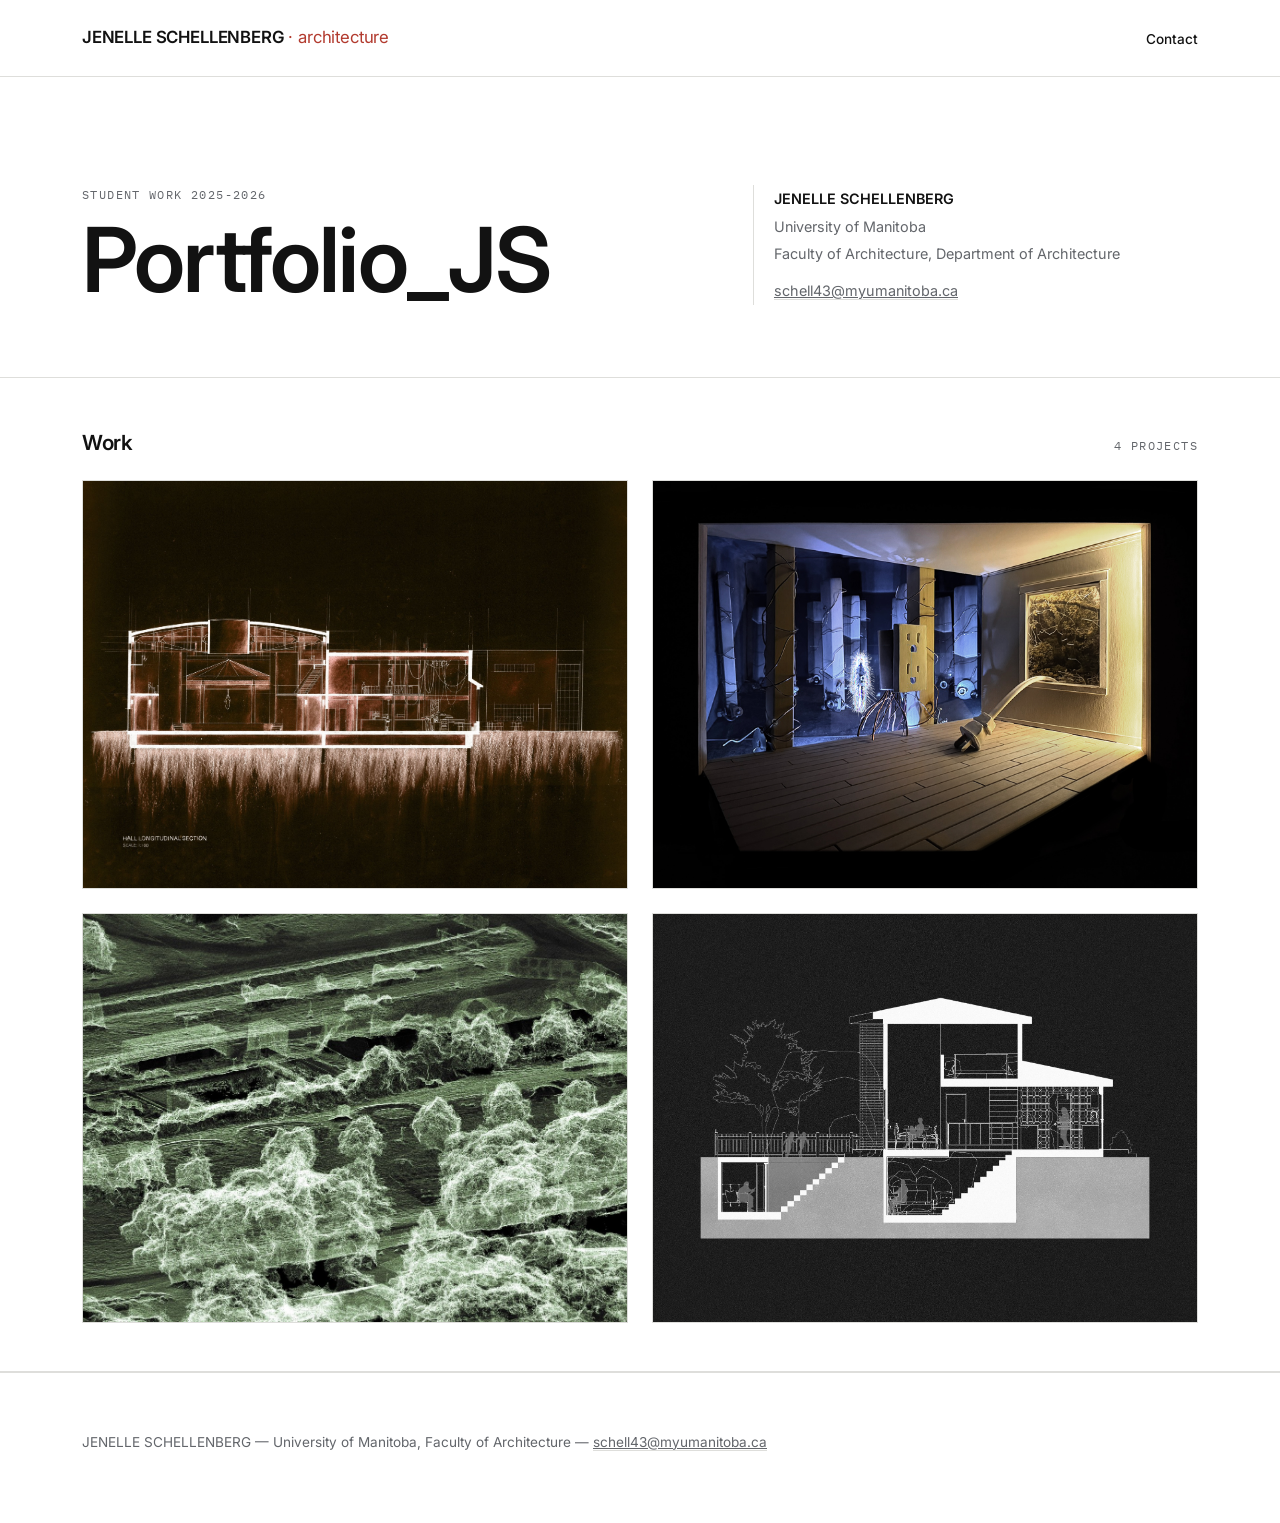
<file: index.html>
<!DOCTYPE html>
<html lang="en">
<head>
<meta charset="UTF-8">
<meta name="viewport" content="width=device-width, initial-scale=1.0">
<title>Jenelle Schellenberg — Portfolio</title>
<link rel="icon" type="image/png" href="favicon.png?v=3">
<link rel="icon" type="image/png" sizes="32x32" href="favicon-32.png?v=3">
<!--
  HOW TO ADD A NEW PROJECT
  =========================
  1. Copy /projects/the-conductor.html as a starting template.
  2. Rename it (e.g. /projects/my-new-project.html) and edit the title,
     brief, specs panel, and image stream inside.
  3. Add your images to /images/ and point the <img> tags at them.
  4. Add a new <li><a class="work-card">...</a></li> block here in the work
     grid, with a cover image and an overlay-title/overlay-year, linking to
     your new page.
  5. Update the "project-nav" prev/next links on the pages before and
     after it so the loop stays connected.
-->
<link rel="preconnect" href="https://fonts.googleapis.com">
<link rel="preconnect" href="https://fonts.gstatic.com" crossorigin>
<link href="https://fonts.googleapis.com/css2?family=Inter:ital,opsz,wght@0,14..32,400;0,14..32,500;0,14..32,600;0,14..32,700;1,14..32,400&family=IBM+Plex+Mono:wght@400;500&display=swap" rel="stylesheet">
<link rel="stylesheet" href="styles.css">
</head>
<body class="light-page">

<header class="site-header">
  <div class="wrap">
    <a class="brand" href="index.html">JENELLE SCHELLENBERG <span>· architecture</span></a>
    <nav>
      <ul>
        <li><a href="mailto:schell43@myumanitoba.ca">Contact</a></li>
      </ul>
    </nav>
  </div>
</header>

<section class="hero">
  <div class="wrap hero-grid">
    <div>
      <p class="eyebrow">Student Work 2025-2026</p>
      <h1><em>Portfolio_JS</em></h1>
    </div>
    <div class="hero-meta">
      <div><strong>JENELLE SCHELLENBERG</strong></div>
      <div>University of Manitoba</div>
      <div>Faculty of Architecture, Department of Architecture</div>
      <div style="margin-top:10px;"><a href="mailto:schell43@myumanitoba.ca">schell43@myumanitoba.ca</a></div>
    </div>
  </div>
</section>

<section class="index" id="work">
  <div class="wrap">
    <div class="index-title">
      <h2 style="font-size:1.3rem;">Work</h2>
      <span class="eyebrow">4 projects</span>
    </div>
    <ul class="work-grid">
      <li>
        <a class="work-card" href="projects/theatro-delle-macchine.html">
          <img src="images/theatro/longitudinal_section_final.jpg" alt="Theatro delle Macchine cover — hall longitudinal section">
          <div class="overlay">
            <div class="overlay-title">Theatro delle Macchine</div>
            <div class="overlay-year">2026</div>
          </div>
        </a>
      </li>
      <li>
        <a class="work-card" href="projects/the-conductor.html">
          <img src="images/conductor-01.jpg" alt="The Conductor cover — interior perspective">
          <div class="overlay">
            <div class="overlay-title">The Conductor</div>
            <div class="overlay-year">2025</div>
          </div>
        </a>
      </li>
      <li>
        <a class="work-card" href="projects/waterworks-research.html">
          <img src="images/waterworks/point-cloud.jpg" alt="Planting + Waterworks Research cover — rendered point cloud perspective">
          <div class="overlay">
            <div class="overlay-title">Planting + Waterworks Research</div>
            <div class="overlay-year">2025</div>
          </div>
        </a>
      </li>
      <li>
        <a class="work-card" href="projects/electrosphere-across-scales.html">
          <img src="images/electrosphere/building-section.jpg" alt="The Electrosphere Across Scales cover — building section showing the dwelling's EMF-shielded interior">
          <div class="overlay">
            <div class="overlay-title">The Electrosphere Across Scales</div>
            <div class="overlay-year">2025</div>
          </div>
        </a>
      </li>
    </ul>
  </div>
</section>

<footer class="title-block">
  <div class="wrap">
    <p class="foot-note">JENELLE SCHELLENBERG — University of Manitoba, Faculty of Architecture — <a href="mailto:schell43@myumanitoba.ca">schell43@myumanitoba.ca</a></p>
  </div>
</footer>

</body>
</html>
</file>
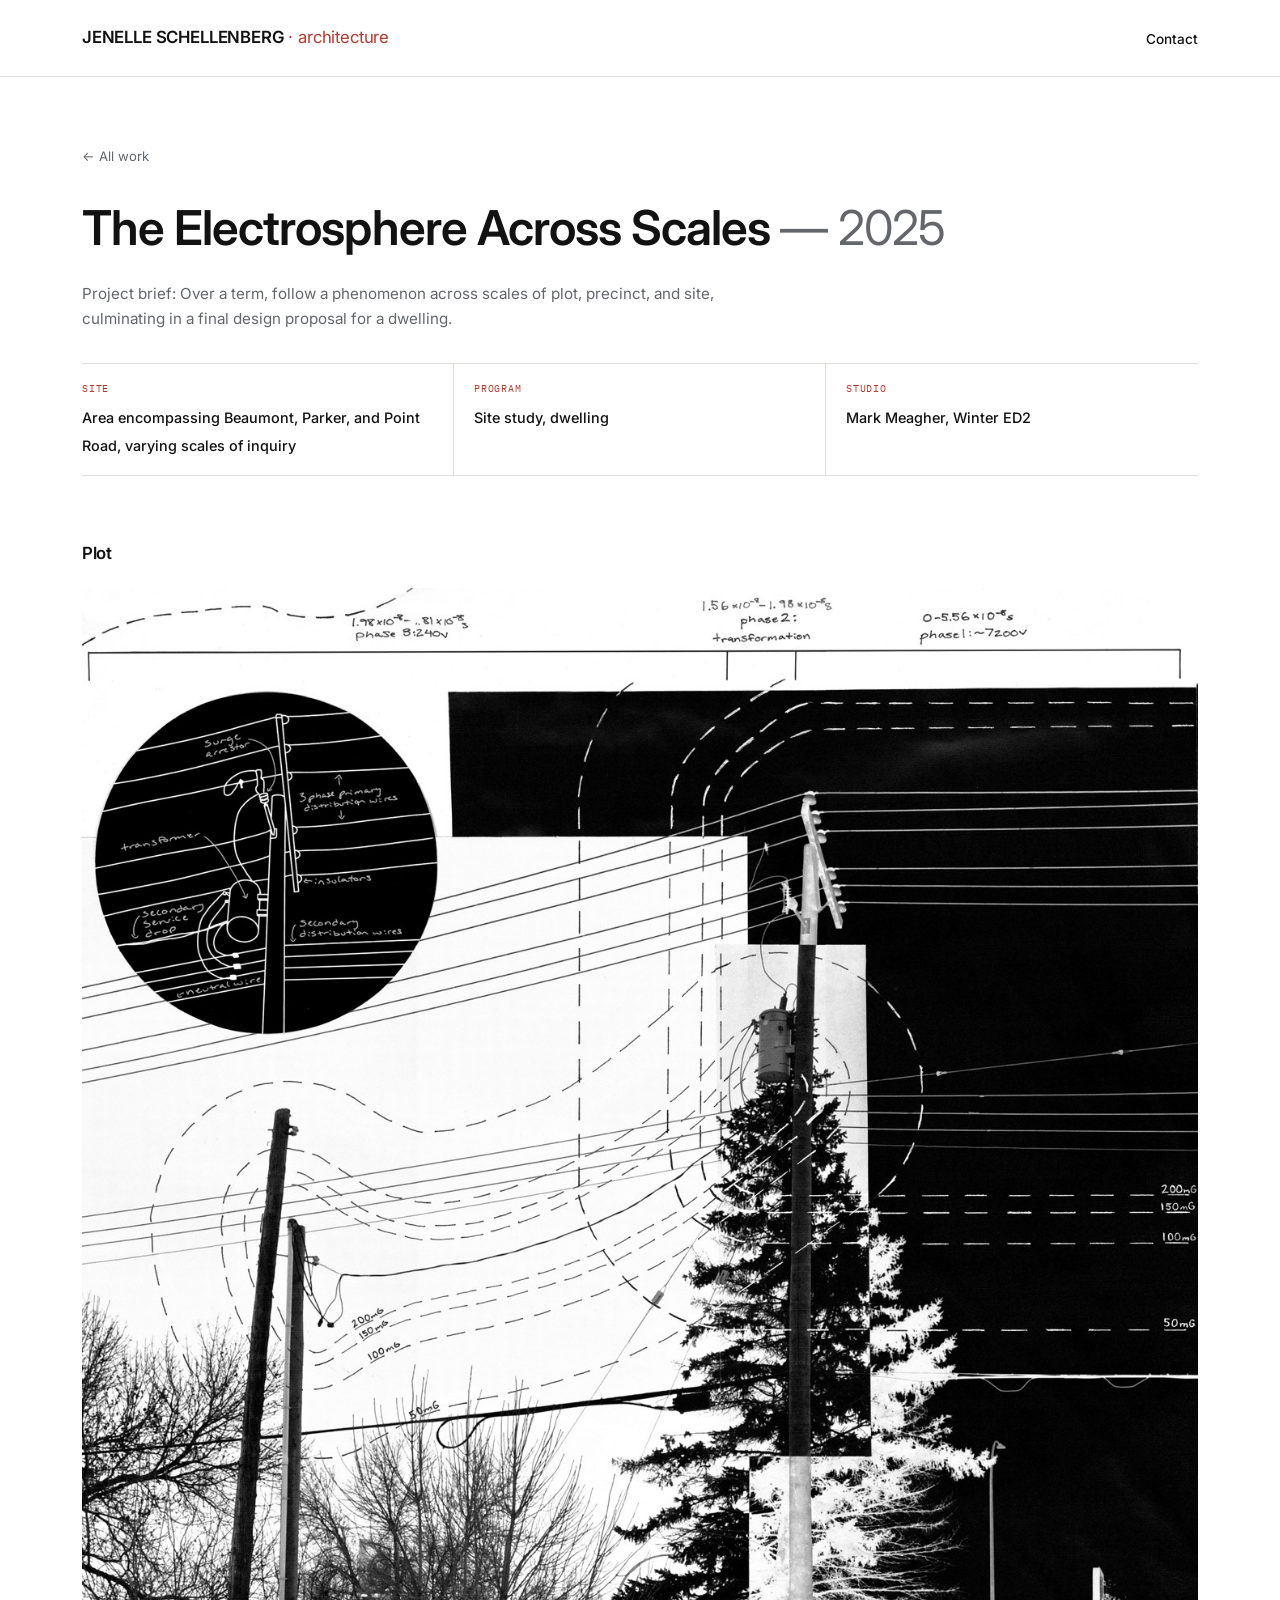
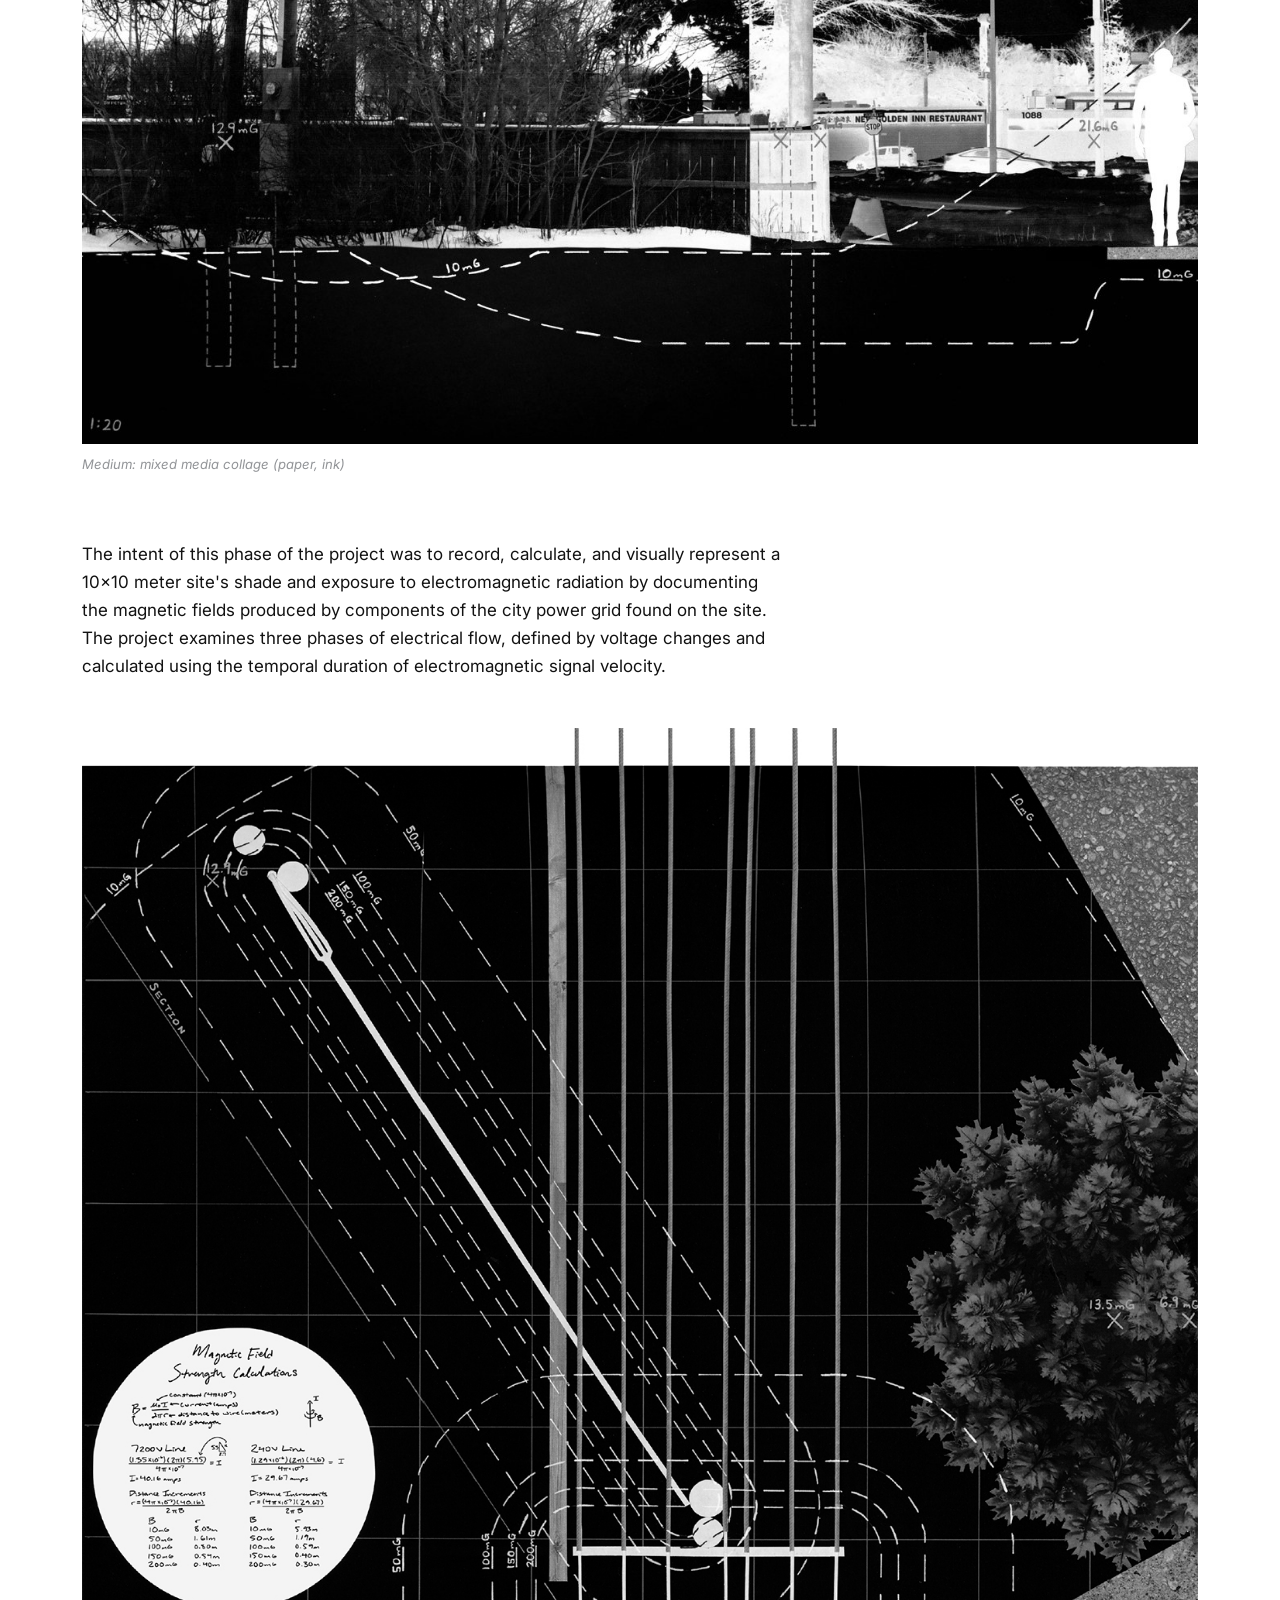
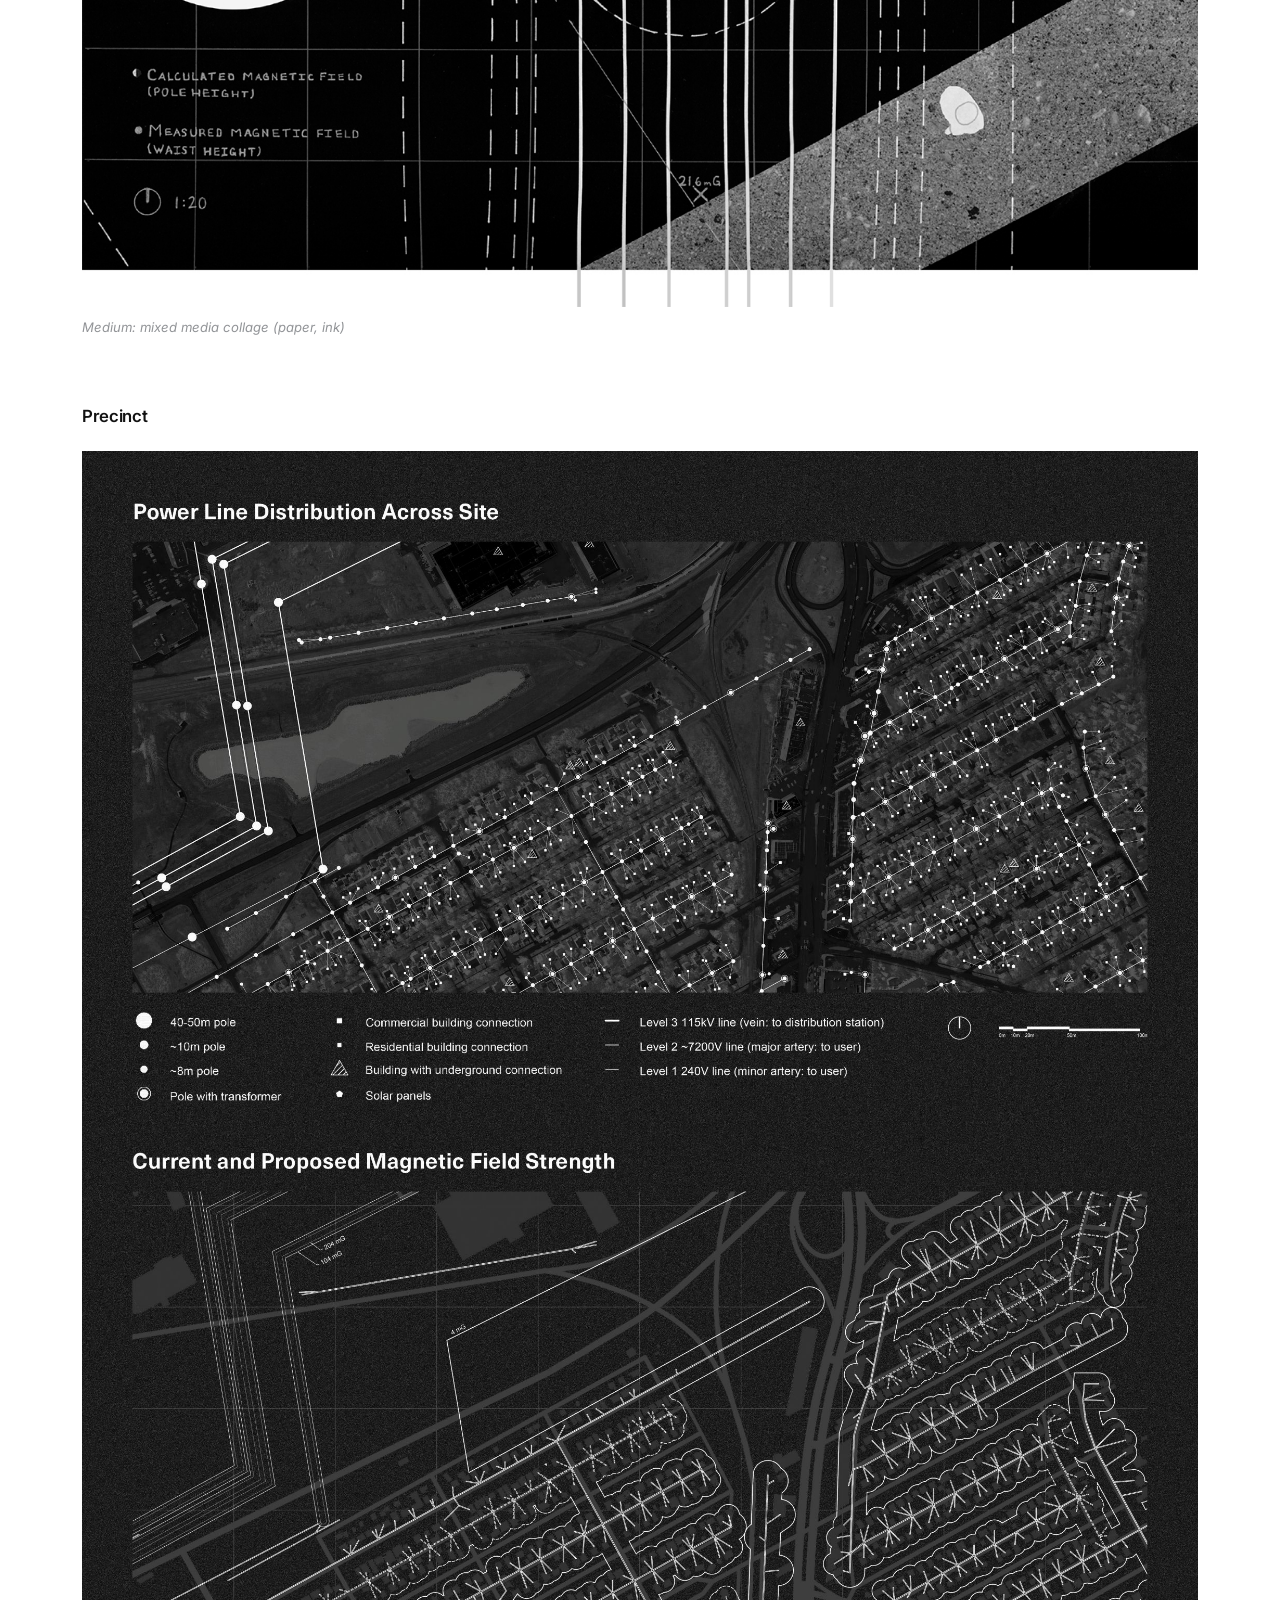
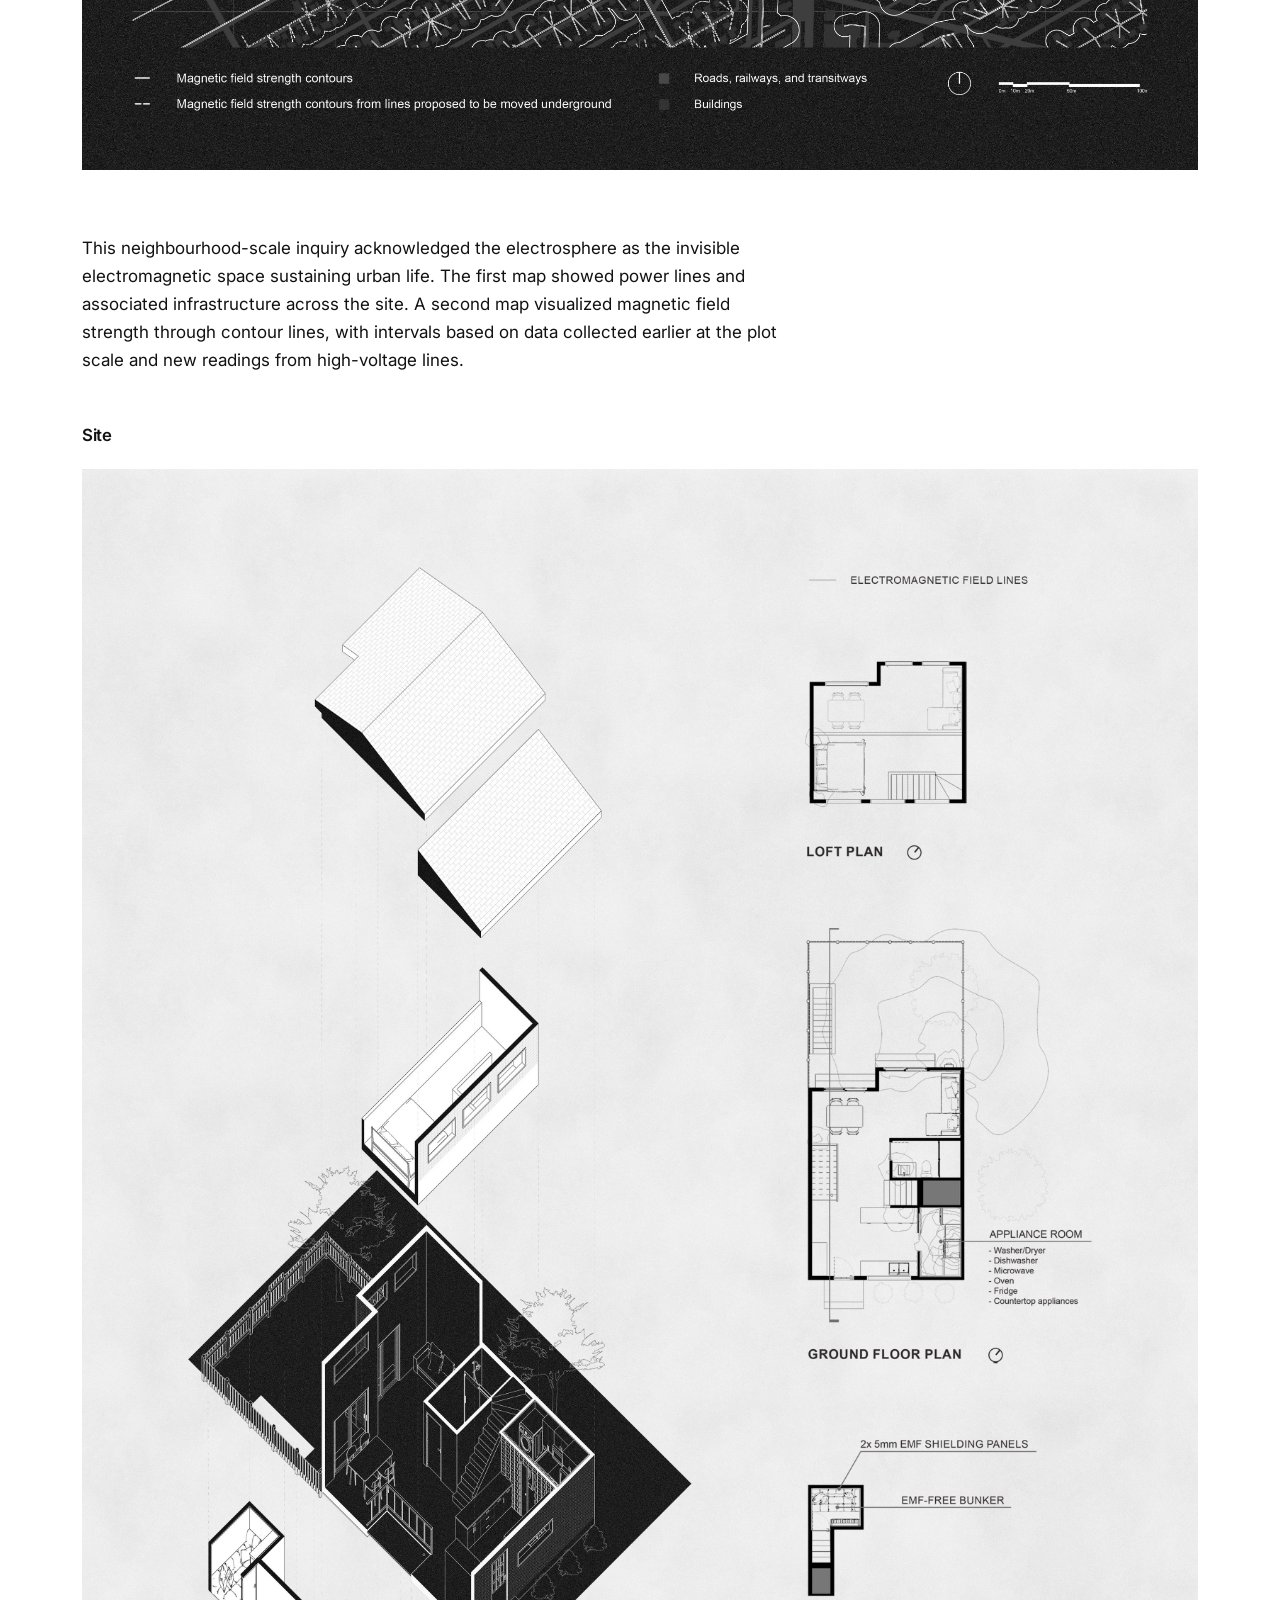
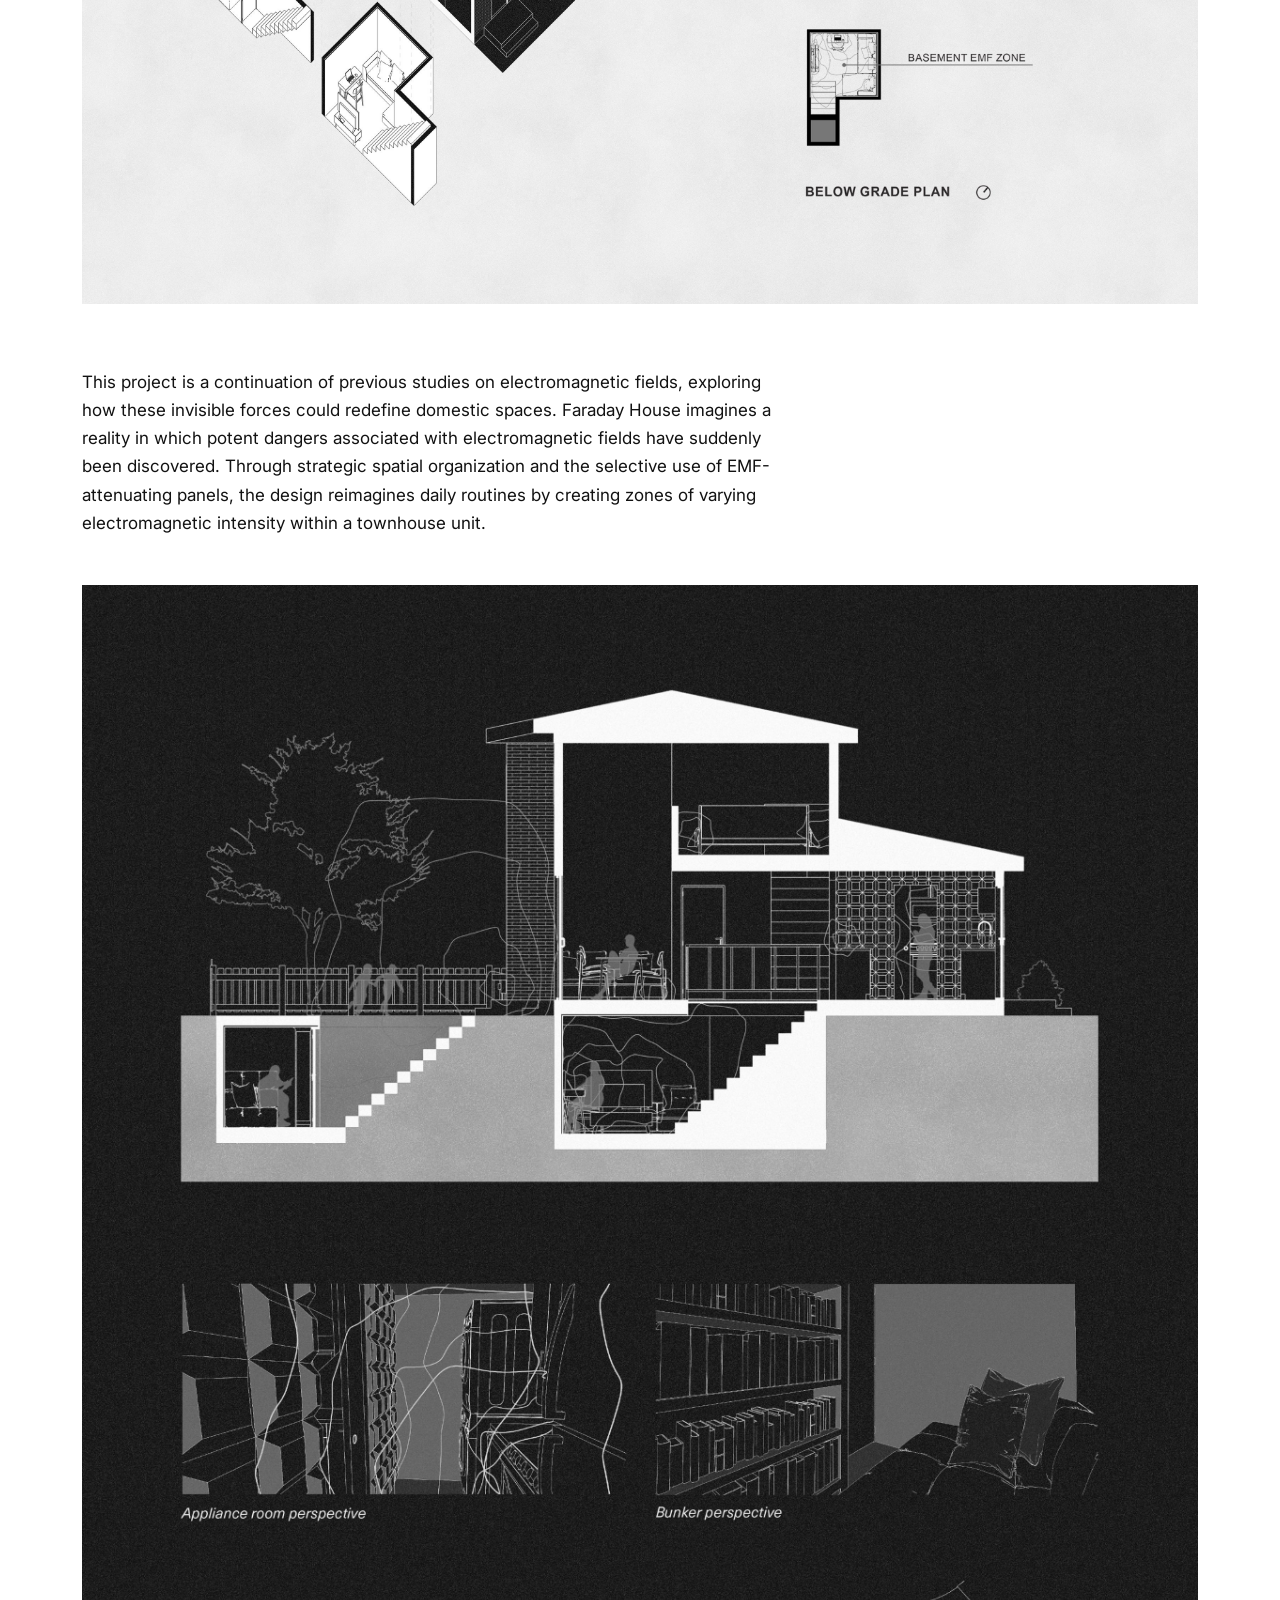
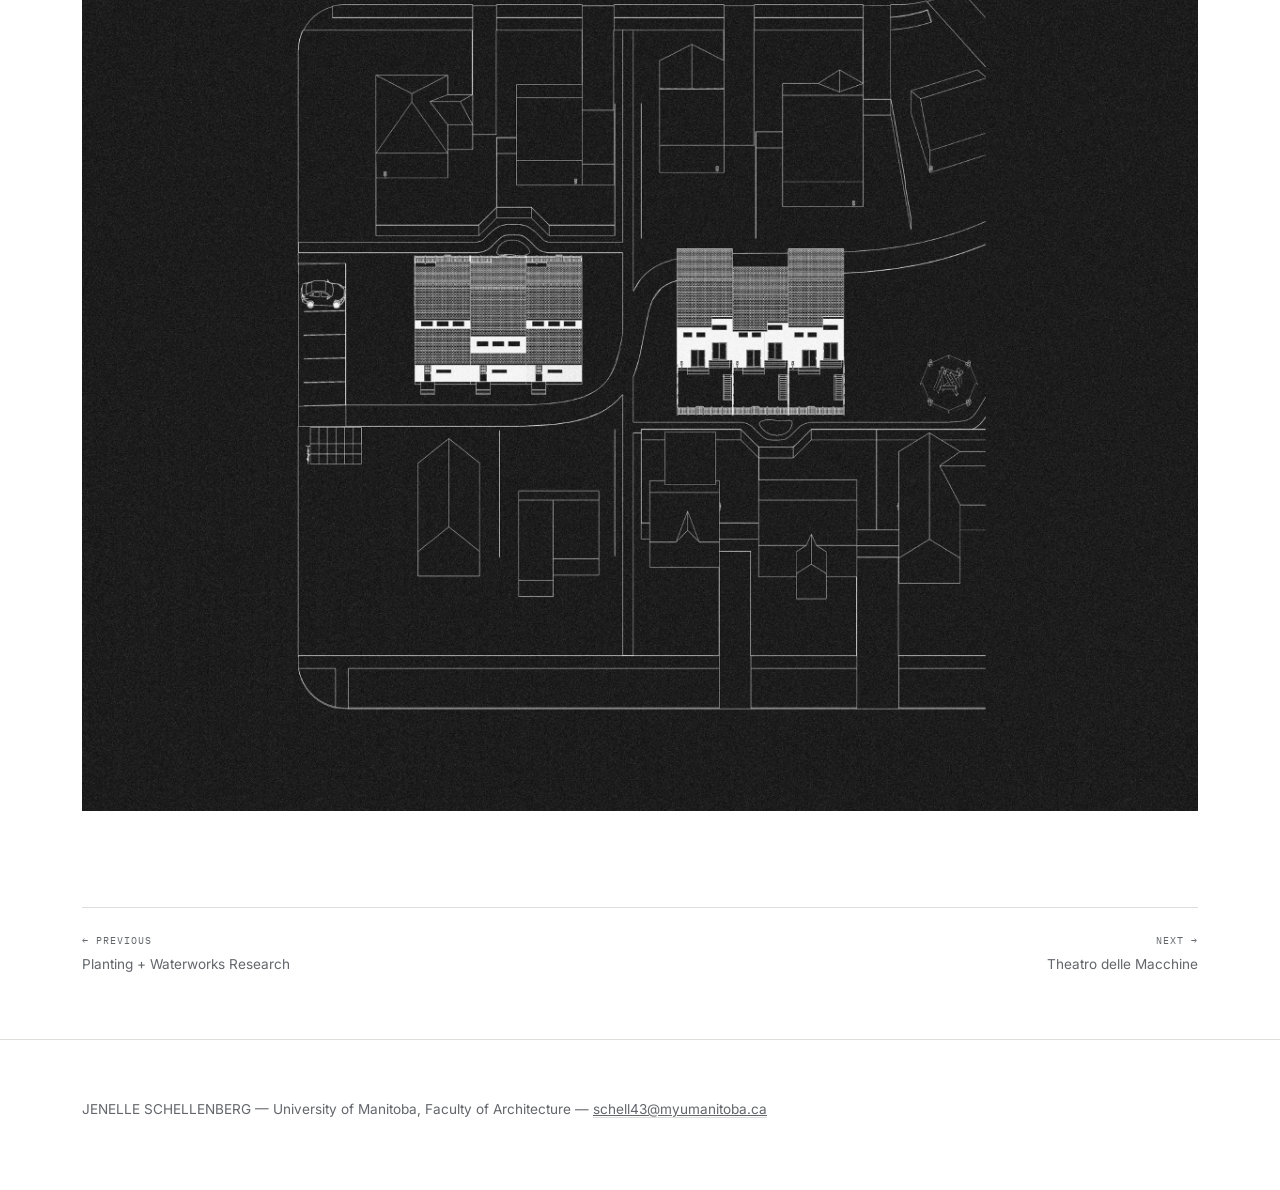
<file: projects/electrosphere-across-scales.html>
<!DOCTYPE html>
<html lang="en">
<head>
<meta charset="UTF-8">
<meta name="viewport" content="width=device-width, initial-scale=1.0">
<title>The Electrosphere Across Scales — Jenelle Schellenberg</title>
<link rel="icon" type="image/png" href="../favicon.png?v=3">
<link rel="icon" type="image/png" sizes="32x32" href="../favicon-32.png?v=3">
<link rel="preconnect" href="https://fonts.googleapis.com">
<link rel="preconnect" href="https://fonts.gstatic.com" crossorigin>
<link href="https://fonts.googleapis.com/css2?family=Inter:ital,opsz,wght@0,14..32,400;0,14..32,500;0,14..32,600;0,14..32,700;1,14..32,400&family=IBM+Plex+Mono:wght@400;500&display=swap" rel="stylesheet">
<link rel="stylesheet" href="../styles.css">
</head>
<body class="light-page">

<header class="site-header">
  <div class="wrap">
    <a class="brand" href="../index.html">JENELLE SCHELLENBERG <span>· architecture</span></a>
    <nav>
      <ul>
        <li><a href="mailto:schell43@myumanitoba.ca">Contact</a></li>
      </ul>
    </nav>
  </div>
</header>

<section class="project-header">
  <div class="wrap">
    <a class="breadcrumb" href="../index.html#work">← All work</a>
    <h1 class="reveal">The Electrosphere Across Scales <span class="yr">— 2025</span></h1>
    <p class="brief reveal">
      Project brief: Over a term, follow a phenomenon across scales of
      plot, precinct, and site, culminating in a final design proposal
      for a dwelling.
    </p>
    <div class="specs-panel reveal">
      <div><span>Site</span><strong>Area encompassing Beaumont, Parker, and Point Road, varying scales of inquiry</strong></div>
      <div><span>Program</span><strong>Site study, dwelling</strong></div>
      <div><span>Studio</span><strong>Mark Meagher, Winter ED2</strong></div>
    </div>
  </div>
</section>

<section class="stream">
  <div class="wrap">

    <h2 class="phase-heading reveal">Plot</h2>

    <div class="media-block reveal">
      <img src="../images/electrosphere/study-section.jpg" alt="Study section analyzing magnetic field strength around a power line, with hand-calculated distance increments and measured field readings overlaid on a photograph">
      <div class="cap"><em class="medium">Medium: mixed media collage (paper, ink)</em></div>
    </div>

    <p class="note-text reveal">
      The intent of this phase of the project was to record, calculate, and visually
      represent a 10x10 meter site's shade and exposure to
      electromagnetic radiation by documenting the magnetic fields
      produced by components of the city power grid found on the site.
      The project examines three phases of electrical flow, defined by
      voltage changes and calculated using the temporal duration of
      electromagnetic signal velocity. 
    </p>

    <div class="media-block reveal">
      <img src="../images/electrosphere/study-plan.jpg" alt="Study plan overlaying magnetic field strength contours and transformer wiring diagram onto a photograph of utility poles">
      <div class="cap"><em class="medium">Medium: mixed media collage (paper, ink)</em></div>
    </div>

    <h2 class="phase-heading reveal">Precinct</h2>

    <div class="media-block reveal">
      <img src="../images/electrosphere/maps.jpg" alt="Maps of power line distribution and magnetic field strength across the site, showing pole types, voltage levels, and current versus proposed underground routing">
    </div>

    <p class="note-text reveal">
      This neighbourhood-scale inquiry acknowledged the electrosphere as 
      the invisible electromagnetic space sustaining urban life. The 
      first map showed power lines and associated infrastructure across 
      the site. A second map visualized magnetic field strength through 
      contour lines, with intervals based on data collected earlier at 
      the plot scale and new readings from high-voltage lines.
    </p>

    <h2 class="phase-heading reveal">Site</h2>

    <div class="media-block reveal">
      <img src="../images/electrosphere/axo-plans.jpg" alt="Exploded axonometric of the dwelling alongside loft, ground floor, and below-grade plans, with an EMF-free bunker and EMF shielding panels called out">
    </div>

    <p class="note-text reveal">
      This project is a continuation of previous studies on
      electromagnetic fields, exploring how these invisible forces could
      redefine domestic spaces. Faraday House imagines a reality in
      which potent dangers associated with electromagnetic fields have
      suddenly been discovered. Through strategic spatial organization
      and the selective use of EMF-attenuating panels, the design
      reimagines daily routines by creating zones of varying
      electromagnetic intensity within a townhouse unit.
    </p>

    <div class="media-block reveal">
      <img src="../images/electrosphere/section-perspectives.jpg" alt="Building section with appliance room and bunker interior perspectives, alongside a site plan showing the dwelling within its block">
    </div>

  </div>
</section>

<div class="wrap">
  <div class="project-nav reveal">
    <a href="waterworks-research.html"><span class="dir">← Previous</span>Planting + Waterworks Research</a>
    <a href="theatro-delle-macchine.html" class="next"><span class="dir">Next →</span>Theatro delle Macchine</a>
  </div>
</div>

<footer class="title-block">
  <div class="wrap">
    <p class="foot-note">JENELLE SCHELLENBERG — University of Manitoba, Faculty of Architecture — <a href="mailto:schell43@myumanitoba.ca">schell43@myumanitoba.ca</a></p>
  </div>
</footer>

<script src="../script.js"></script>
</body>
</html>
</file>
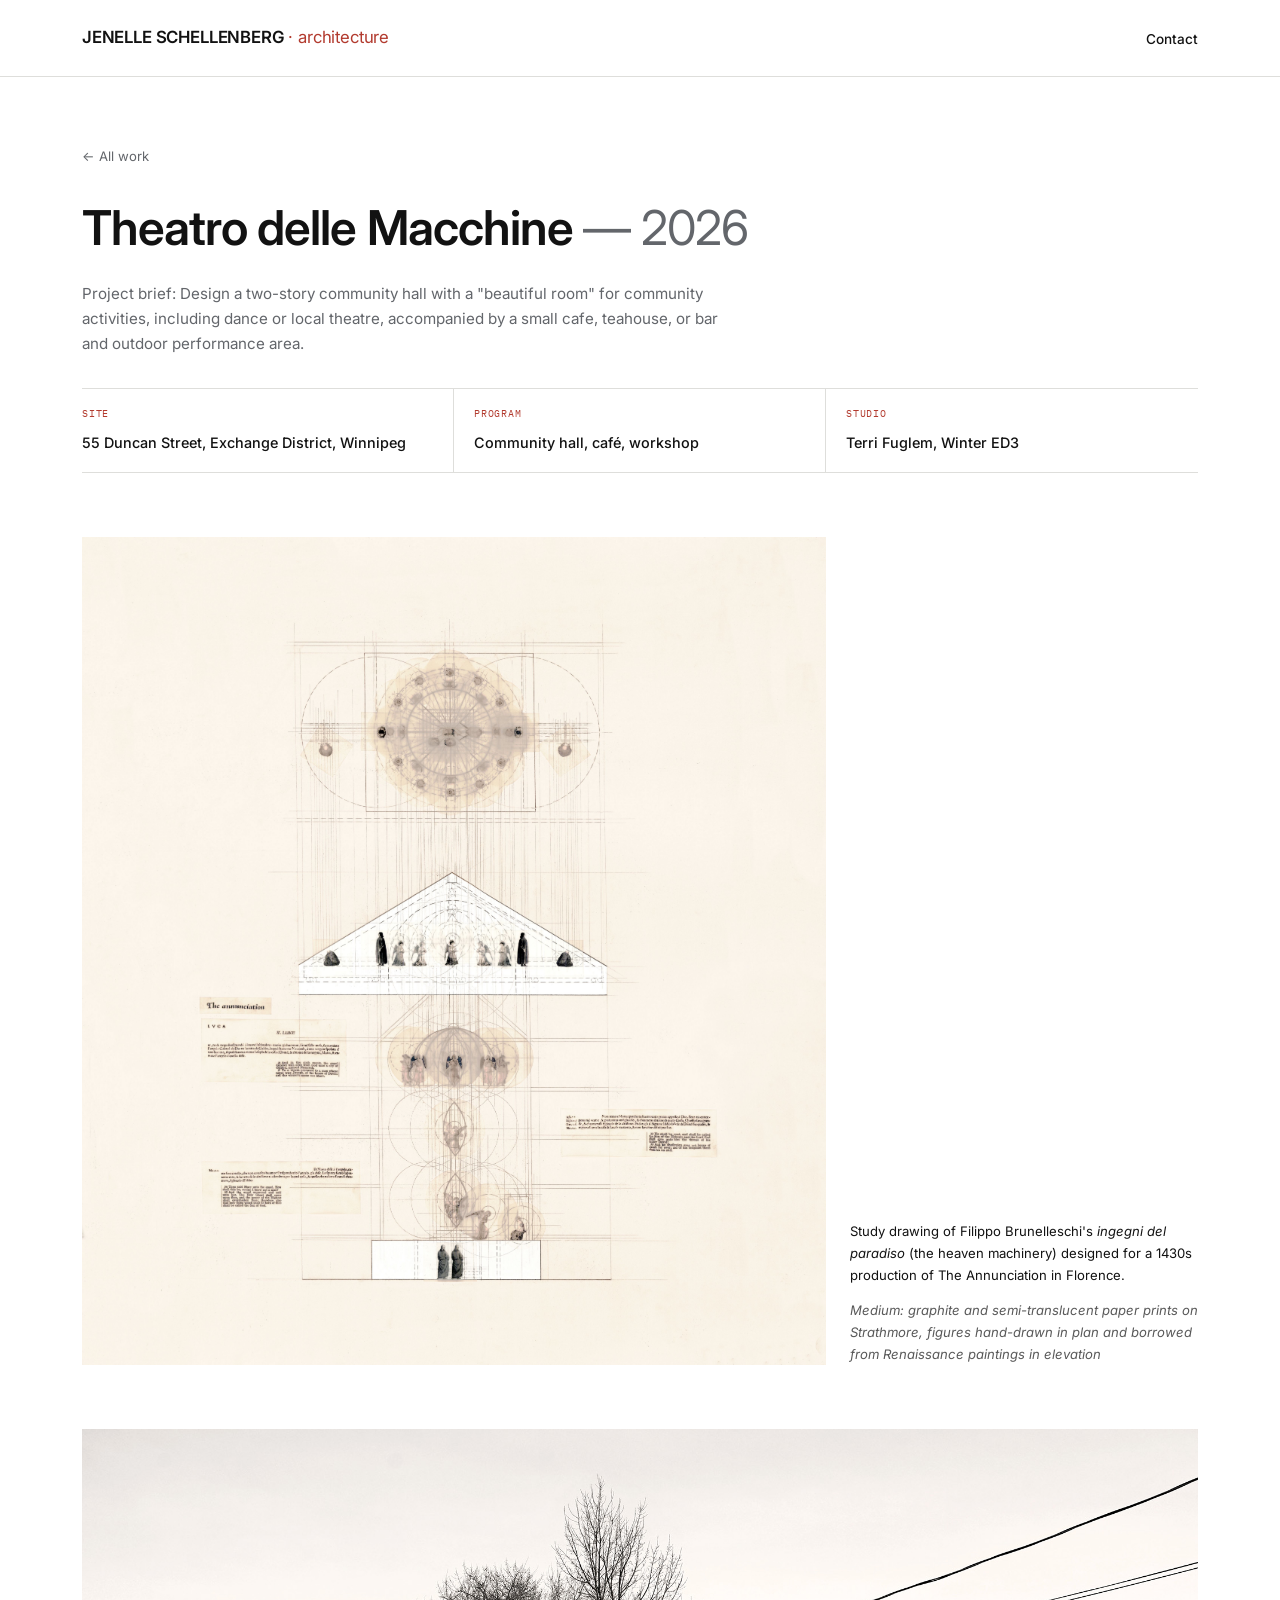
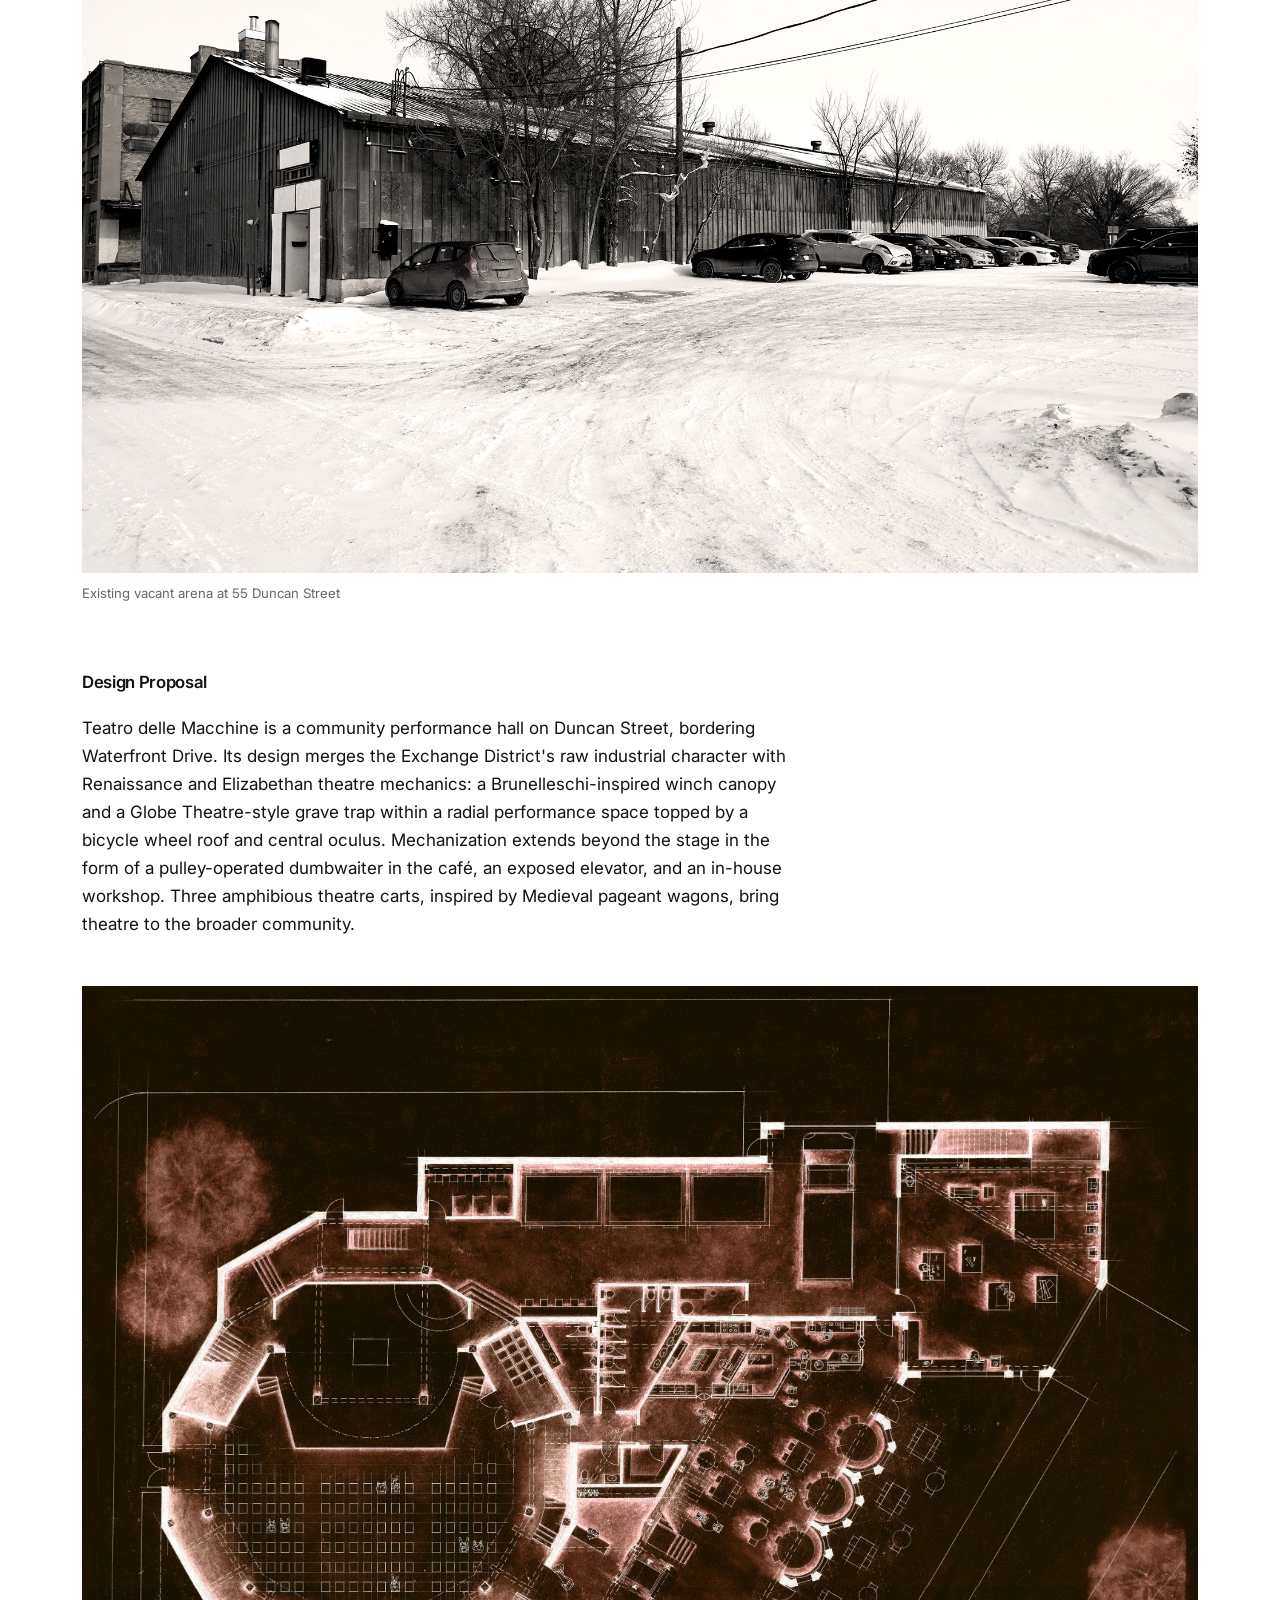
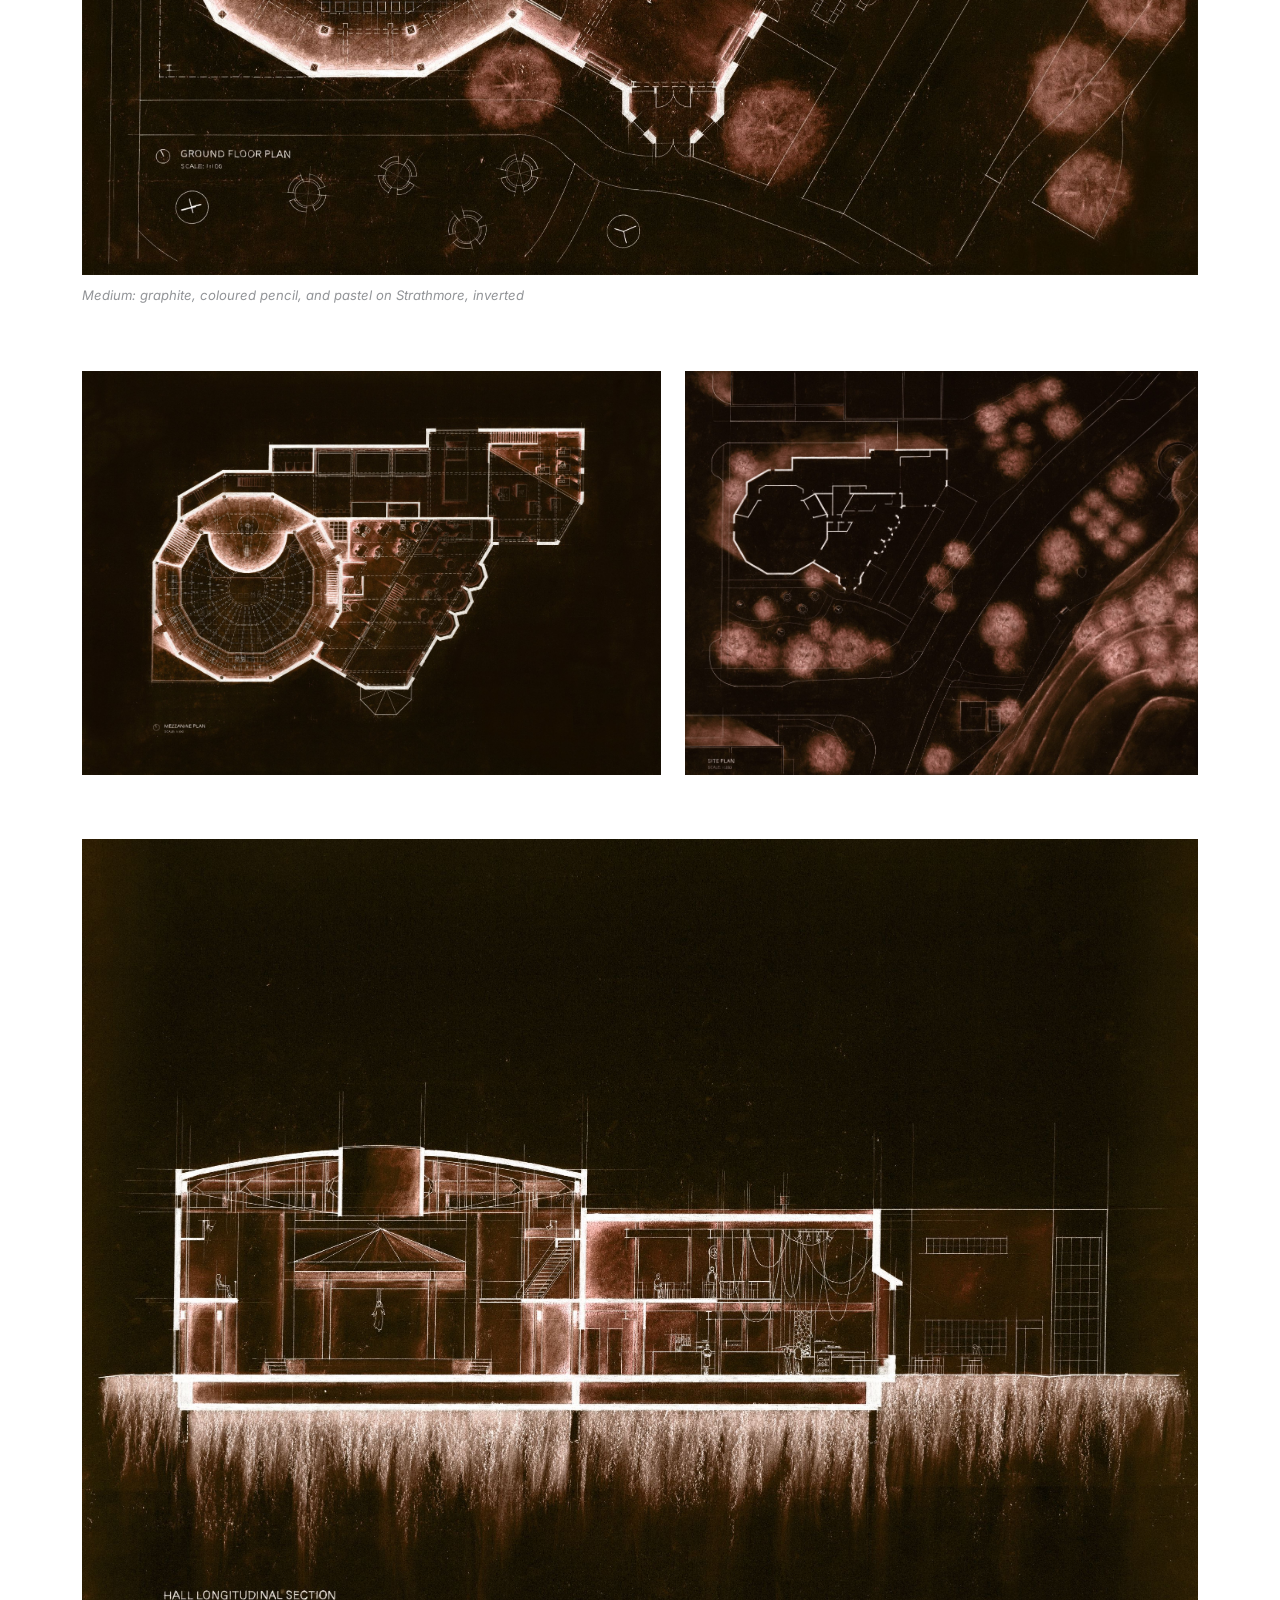
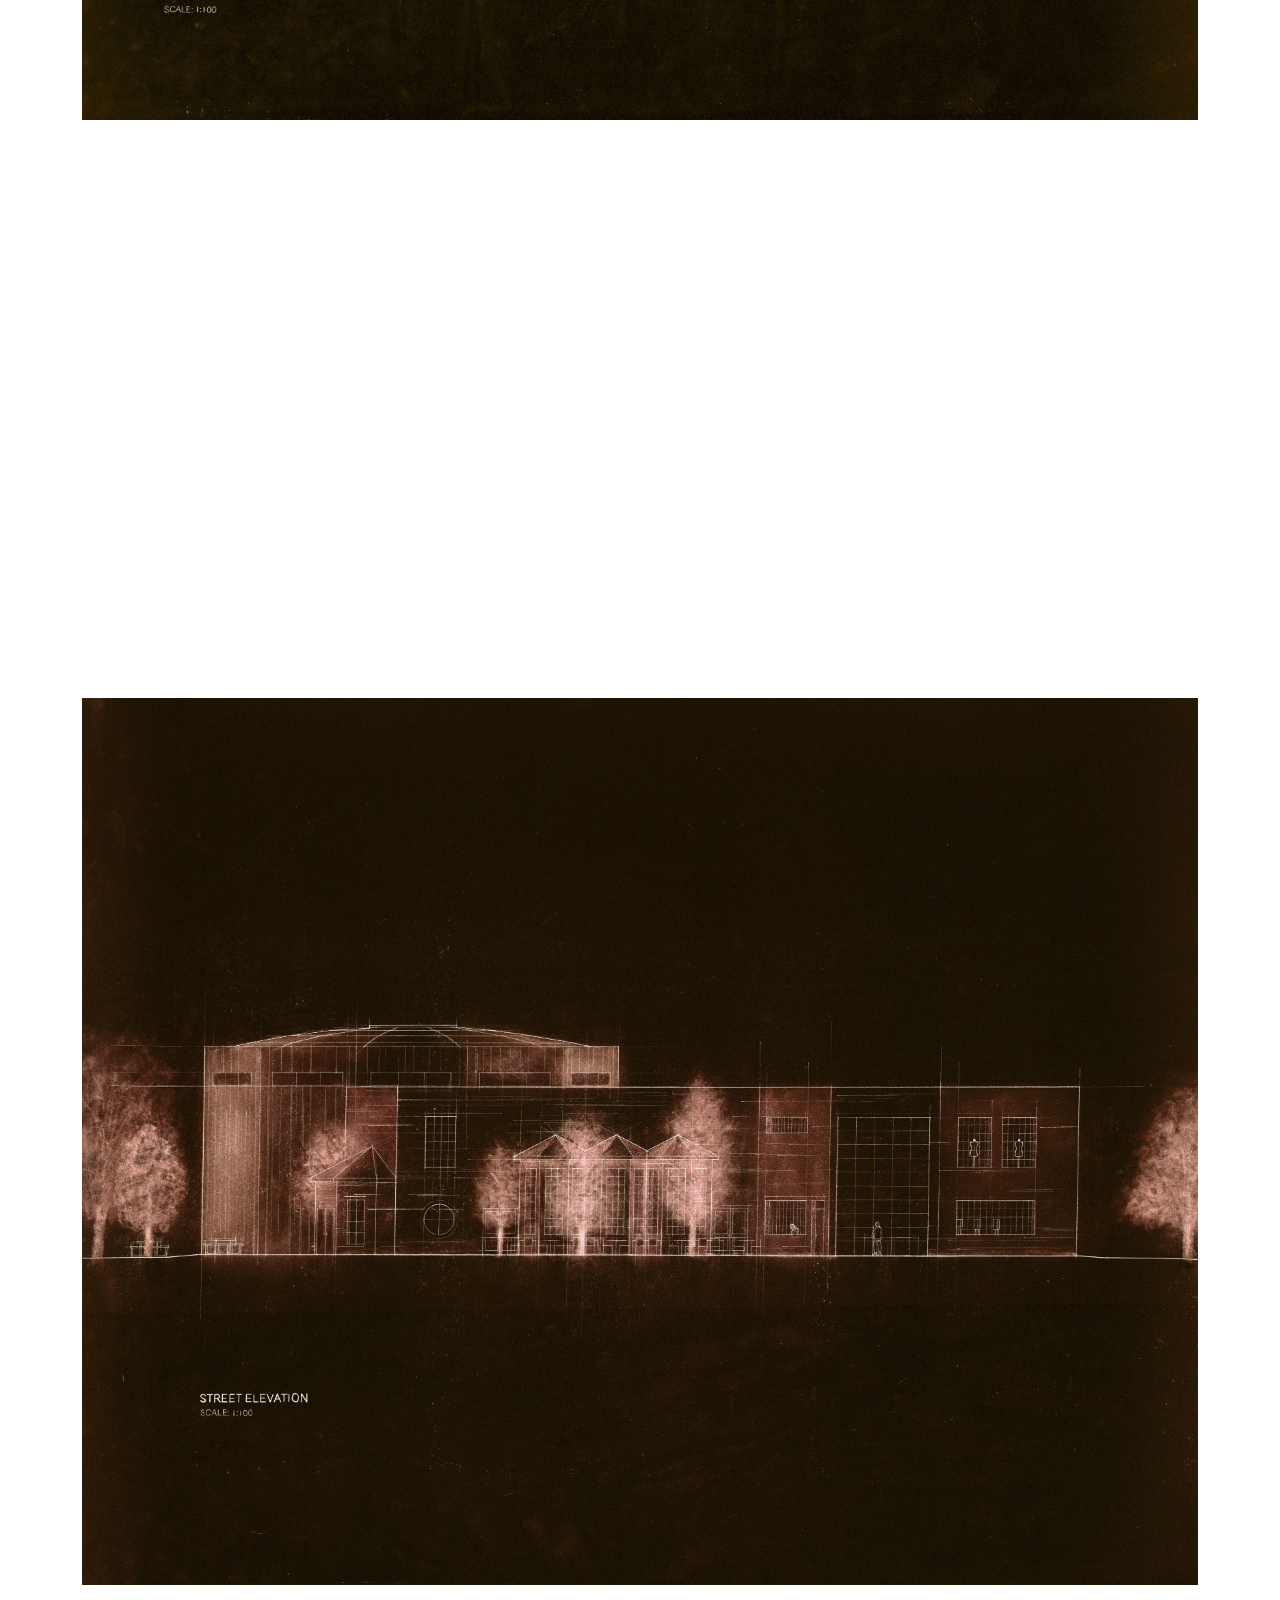
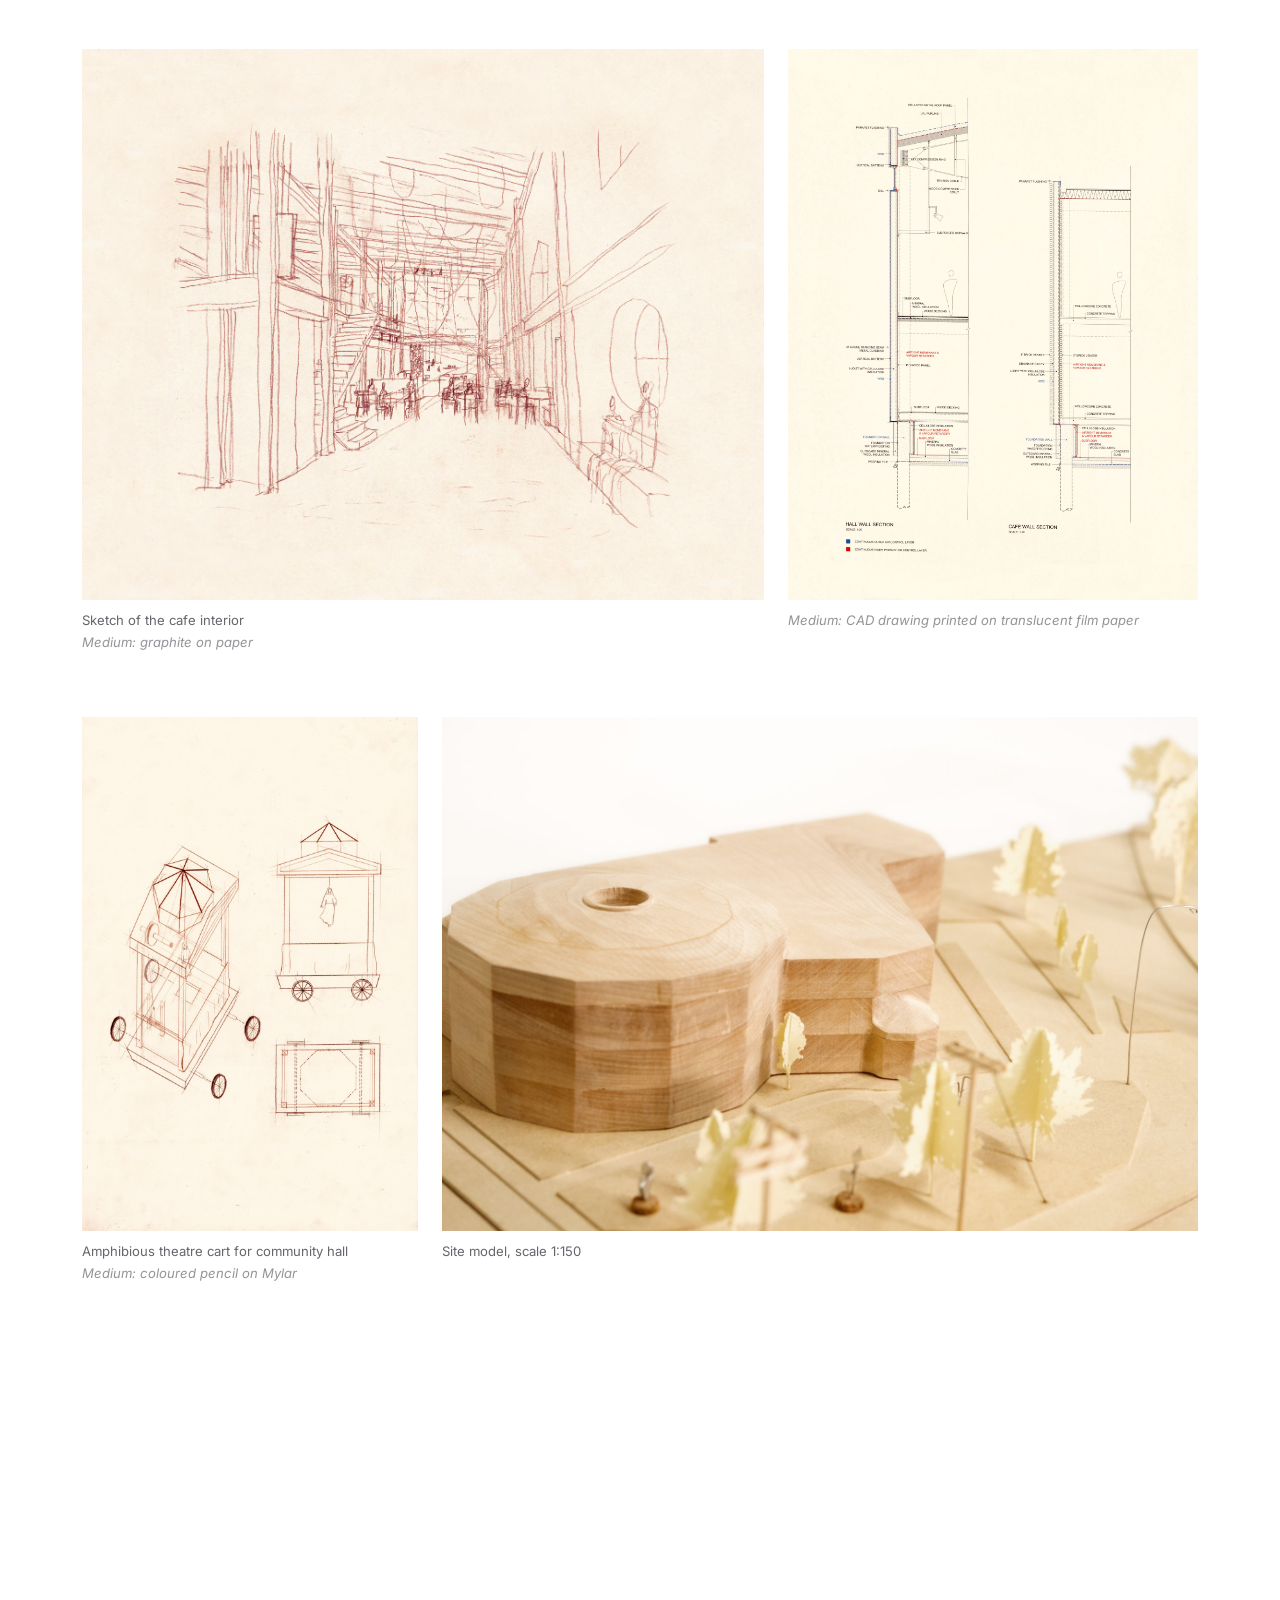
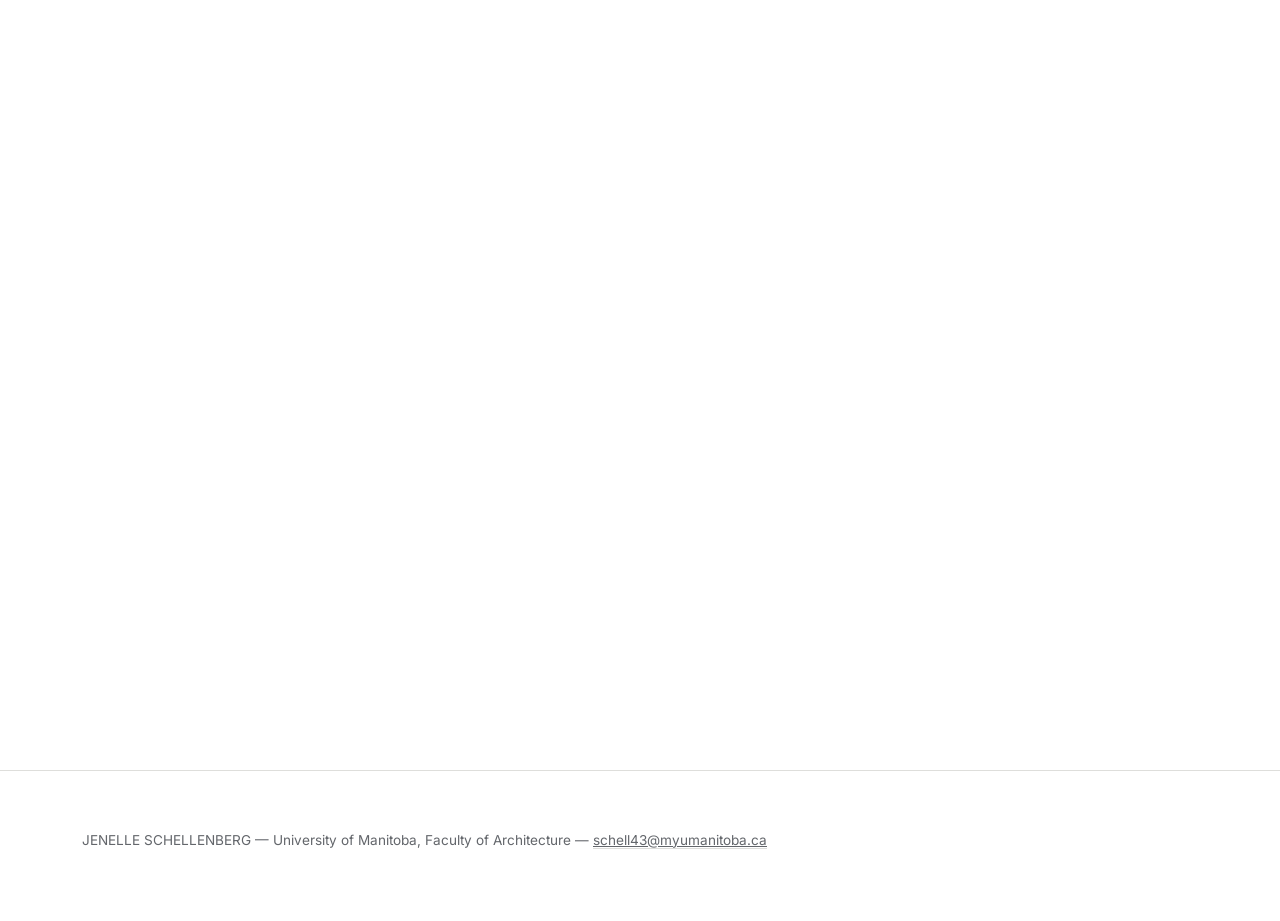
<file: projects/theatro-delle-macchine.html>
<!DOCTYPE html>
<html lang="en">
<head>
<meta charset="UTF-8">
<meta name="viewport" content="width=device-width, initial-scale=1.0">
<title>Theatro delle Macchine — Jenelle Schellenberg</title>
<link rel="icon" type="image/png" href="../favicon.png?v=3">
<link rel="icon" type="image/png" sizes="32x32" href="../favicon-32.png?v=3">
<link rel="preconnect" href="https://fonts.googleapis.com">
<link rel="preconnect" href="https://fonts.gstatic.com" crossorigin>
<link href="https://fonts.googleapis.com/css2?family=Inter:ital,opsz,wght@0,14..32,400;0,14..32,500;0,14..32,600;0,14..32,700;1,14..32,400&family=IBM+Plex+Mono:wght@400;500&display=swap" rel="stylesheet">
<link rel="stylesheet" href="../styles.css">
</head>
<body class="light-page">

<header class="site-header">
  <div class="wrap">
    <a class="brand" href="../index.html">JENELLE SCHELLENBERG <span>· architecture</span></a>
    <nav>
      <ul>
        <li><a href="mailto:schell43@myumanitoba.ca">Contact</a></li>
      </ul>
    </nav>
  </div>
</header>

<section class="project-header">
  <div class="wrap">
    <a class="breadcrumb" href="../index.html#work">← All work</a>
    <h1 class="reveal">Theatro delle Macchine <span class="yr">— 2026</span></h1>
    <p class="brief reveal">
      Project brief: Design a two-story community hall with a "beautiful
      room" for community activities, including dance or local theatre,
      accompanied by a small cafe, teahouse, or bar and outdoor performance
      area.
    </p>
    <div class="specs-panel reveal">
      <div><span>Site</span><strong>55 Duncan Street, Exchange District, Winnipeg</strong></div>
      <div><span>Program</span><strong>Community hall, café, workshop</strong></div>
      <div><span>Studio</span><strong>Terri Fuglem, Winter ED3</strong></div>
    </div>
  </div>
</section>

<section class="stream">
  <div class="wrap">

    <div class="media-block side-text reveal">
      <img src="../images/theatro/theatre_drawing.jpg" alt="Study drawing analyzing Filippo Brunelleschi's heaven machinery for a Renaissance production of The Annunciation">
      <div class="cap">
        <p>Study drawing of Filippo Brunelleschi's <em>ingegni del paradiso</em> (the heaven machinery) designed for a 1430s production of The Annunciation in Florence.</p>
        <p><em class="medium">Medium: graphite and semi-translucent paper prints on Strathmore, figures hand-drawn in plan and borrowed from Renaissance paintings in elevation</em></p>
      </div>
    </div>

    <div class="media-block reveal">
      <img src="../images/theatro/arena_.jpg" alt="Black and white photograph of the existing vacant arena building on site, in winter">
      <div class="cap">Existing vacant arena at 55 Duncan Street</div>
    </div>

    <div class="note-text reveal">
      <h2>Design Proposal</h2>
      <p>
        Teatro delle Macchine is a community performance hall on Duncan
        Street, bordering Waterfront Drive. Its design merges the Exchange
        District's raw industrial character with Renaissance and Elizabethan
        theatre mechanics: a Brunelleschi-inspired winch canopy and a Globe
        Theatre-style grave trap within a radial performance space topped by
        a bicycle wheel roof and central oculus. Mechanization extends beyond
        the stage in the form of a pulley-operated dumbwaiter in the café, an
        exposed elevator, and an in-house workshop. Three amphibious theatre
        carts, inspired by Medieval pageant wagons, bring theatre to the
        broader community.
      </p>
    </div>

    <div class="media-block reveal">
      <img src="../images/theatro/ground_floor_plan_final.jpg" alt="Ground floor plan of the community hall, café, and workshop, in glowing amber line work on black">
      <div class="cap"><em class="medium">Medium: graphite, coloured pencil, and pastel on Strathmore, inverted</em></div>
    </div>

    <div class="media-block row reveal">
      <figure style="--ar:1.433">
        <img src="../images/theatro/mezzanine_plan_final.jpg" alt="Mezzanine floor plan showing the radial performance hall and surrounding rooms, in glowing amber line work on black">
      </figure>
      <figure style="--ar:1.268">
        <img src="../images/theatro/site_plan_final.jpg" alt="Site plan showing the building footprint and surrounding trees, in glowing amber line work on black">
      </figure>
    </div>

    <div class="media-block reveal">
      <img src="../images/theatro/longitudinal_section_final.jpg" alt="Longitudinal section of Theatro delle Macchine community hall, drawn in glowing amber line work on black">
    </div>

    <div class="media-block row reveal">
      <figure style="--ar:1.256">
        <img src="../images/theatro/crossection_final.jpg" alt="Hall cross-section of Theatro delle Macchine, in glowing amber line work on black">
      </figure>
      <figure style="--ar:1.497">
        <img src="../images/theatro/final_axo.jpg" alt="Axonometric drawing of the community hall showing walls and planes, in red pencil on cream paper">
        <div class="cap">Axonometric showing walls and planes<br><em class="medium">Medium: coloured pencil on mylar</em></div>
      </figure>
    </div>

    <div class="media-block reveal">
      <img src="../images/theatro/elevation_final.jpg" alt="Street elevation of Theatro delle Macchine along Duncan Street, in glowing amber line work on black">
    </div>

    <div class="media-block row reveal">
      <figure style="--ar:1.238">
        <img src="../images/theatro/final_sketch.jpg" alt="Interior perspective sketch of the café looking toward the hall entrance, in red pencil on cream paper">
        <div class="cap">Sketch of the cafe interior<br><em class="medium">Medium: graphite on paper</em></div>
      </figure>
      <figure style="--ar:0.745">
        <img src="../images/theatro/wall_sections_final.jpg" alt="Detailed hall wall section and café wall section, showing construction assemblies at 1:20 scale">
        <div class="cap"><em class="medium">Medium: CAD drawing printed on translucent film paper</em></div>
      </figure>
    </div>

    <div class="media-block row reveal">
      <figure style="--ar:0.653">
        <img src="../images/theatro/theatre_cart_final.jpg" alt="Isometric and orthographic study sketches of a mobile amphibious theatre cart, in red pencil on cream paper">
        <div class="cap">Amphibious theatre cart for community hall<br><em class="medium">Medium: coloured pencil on Mylar</em></div>
      </figure>
      <figure style="--ar:1.472">
        <img src="../images/theatro/intervention_detail.jpg" alt="Close-up detail photograph of the physical model showing the oculus and roof form">
        <div class="cap">Site model, scale 1:150</div>
      </figure>
    </div>

    <div class="media-block reveal">
      <img src="../images/theatro/intervention_side.jpg" alt="Physical model of Theatro delle Macchine photographed from the side, showing the building within its site">
    </div>

  </div>
</section>

<div class="wrap">
  <div class="project-nav reveal">
    <a href="electrosphere-across-scales.html"><span class="dir">← Previous</span>The Electrosphere Across Scales</a>
    <a href="the-conductor.html" class="next"><span class="dir">Next →</span>The Conductor</a>
  </div>
</div>

<footer class="title-block">
  <div class="wrap">
    <p class="foot-note">JENELLE SCHELLENBERG — University of Manitoba, Faculty of Architecture — <a href="mailto:schell43@myumanitoba.ca">schell43@myumanitoba.ca</a></p>
  </div>
</footer>

<script src="../script.js"></script>
</body>
</html>
</file>
<file: styles.css>
:root{
  --bg: #0A0C0F;
  --bg-alt: #12151A;
  --ink: #E8EBEE;
  --ink-soft: #8A93A0;
  --line: #262B33;
  --line-soft: #1A1E24;
  --header-bg: rgba(10,12,15,0.92);
  --accent: #B23A2E;
}

/* project pages: inverted light theme */
body.light-page{
  --bg: #FFFFFF;
  --bg-alt: #F4F4F2;
  --ink: #121212;
  --ink-soft: #63666B;
  --line: #DEDEDB;
  --line-soft: #ECECE9;
  --header-bg: rgba(255,255,255,0.92);
  --accent: #B23A2E;
}

*{box-sizing:border-box;}
html{scroll-behavior:smooth;}
@media (prefers-reduced-motion: reduce){
  html{scroll-behavior:auto;}
  *{animation-duration:0.01ms !important; animation-iteration-count:1 !important; transition-duration:0.01ms !important;}
}

body{
  margin:0; background:var(--bg); color:var(--ink);
  font-family:'Inter', -apple-system, 'Helvetica Neue', Arial, sans-serif;
  font-size:17px; line-height:1.65;
}
h1,h2,h3{
  font-family:'Inter', -apple-system, 'Helvetica Neue', Arial, sans-serif;
  font-weight:600; margin:0; letter-spacing:-0.02em; color:var(--ink);
}
.mono{ font-family:'IBM Plex Mono', monospace; letter-spacing:0.02em; }
.eyebrow{
  font-family:'IBM Plex Mono', monospace; font-size:0.72rem; letter-spacing:0.12em;
  text-transform:uppercase; color:var(--ink-soft);
}
.phase-heading{ font-size:1.05rem; font-weight:600; margin:0 0 20px; }
a{ color:inherit; }
img{ max-width:100%; }
.wrap{ max-width:1180px; margin:0 auto; padding:0 32px; }

/* header */
.site-header{
  position:sticky; top:0; z-index:50;
  background:var(--header-bg); backdrop-filter:blur(6px);
  border-bottom:1px solid var(--line);
}
.site-header .wrap{ display:flex; align-items:center; justify-content:space-between; height:76px; }
.brand{ font-weight:600; font-size:1.05rem; letter-spacing:-0.01em; text-decoration:none; }
.brand span{ color:var(--accent); font-weight:400; }
nav ul{ display:flex; gap:32px; list-style:none; margin:0; padding:0; }
nav a{
  text-decoration:none; font-size:0.85rem; font-weight:500; color:var(--ink);
  padding-bottom:4px; border-bottom:1px solid transparent; transition:border-color .2s ease, color .2s ease;
}
nav a:hover, nav a:focus-visible{ border-bottom-color:var(--accent); }

/* hero (home page only) */
.hero{ padding:96px 0 72px; border-bottom:1px solid var(--line); }
.hero-grid{ display:grid; grid-template-columns:1.4fr 1fr; gap:48px; align-items:end; }
.hero h1{ font-size:clamp(2.8rem, 7vw, 5.6rem); line-height:1; font-weight:600; }
.hero h1 em{ font-style:normal; color:var(--ink); }
.hero-meta{
  font-size:0.9rem; color:var(--ink-soft);
  border-left:1px solid var(--line); padding-left:20px; line-height:1.9;
}
.hero-meta strong{ color:var(--ink); font-weight:600; }
.hero-meta a{ border-bottom:1px solid var(--line); }
.hero-meta a:hover{ border-bottom-color:var(--accent); }

/* work index (home page only) */
.index{ padding:48px 0; border-bottom:1px solid var(--line); }
.index-title{ display:flex; align-items:baseline; justify-content:space-between; margin-bottom:20px; }
.index-list{ list-style:none; margin:0; padding:0; }
.index-list li{ display:flex; align-items:baseline; gap:20px; padding:16px 0; border-bottom:1px solid var(--line-soft); }
.index-list a{ text-decoration:none; font-size:1.15rem; font-weight:500; flex:1; transition:color .2s ease; }
.index-list a:hover{ text-decoration:underline; }
.index-list .idx-num{ color:var(--ink-soft); font-size:0.85rem; width:24px; }
.index-list .idx-meta{ color:var(--ink-soft); font-size:0.85rem; }
.index-list .idx-status{ font-size:0.68rem; text-transform:uppercase; letter-spacing:0.08em; color:var(--ink-soft); border:1px solid var(--line); padding:3px 8px; }

/* project page */
.project-header{ padding:64px 0 0; }
.project-header h1{ font-size:clamp(2rem,4vw,3rem); margin-bottom:6px; }
.project-header .yr{ color:var(--ink-soft); font-weight:400; }
.breadcrumb{ font-size:0.82rem; color:var(--ink-soft); text-decoration:none; display:inline-block; margin-bottom:20px; }
.breadcrumb:hover{ border-bottom:1px solid var(--accent); }
.brief{ max-width:64ch; color:var(--ink-soft); font-size:0.95rem; margin:14px 0 32px; }

.specs-panel{
  display:grid; grid-template-columns:repeat(3,1fr); gap:0;
  border-top:1px solid var(--line); border-bottom:1px solid var(--line);
  margin-bottom:8px;
}
.specs-panel div{ padding:16px 20px; border-right:1px solid var(--line); }
.specs-panel div:first-child{ padding-left:0; }
.specs-panel div:last-child{ border-right:none; }
.specs-panel span{ display:block; font-family:'IBM Plex Mono', monospace; font-size:0.65rem; text-transform:uppercase; letter-spacing:0.08em; color:var(--accent); margin-bottom:6px; }
.specs-panel strong{ font-weight:500; font-size:0.9rem; }

/* image stream — the laid-out sequence of images per project */
.stream{ padding:56px 0 32px; }
.media-block{ margin-bottom:64px; }
.media-block img{
  width:100%; height:auto; display:block;
}
.media-block video{
  width:100%; height:auto; display:block; background:#000;
}
.media-block .cap{ font-size:0.82rem; color:var(--ink-soft); margin-top:10px; }
em.medium{ font-family:'Inter', -apple-system, 'Helvetica Neue', Arial, sans-serif; font-style:italic; }
.media-block .cap em{ font-style:italic; }
.media-block .cap em.medium{ opacity:0.7; }
.media-block.wide{ }
.media-block.pair{ display:grid; grid-template-columns:1fr 1fr; gap:24px; }
.media-block.pair .cap{ grid-column:1 / -1; }
.media-block.row{ display:flex; gap:24px; align-items:flex-start; width:100%; }
.media-block.row figure{ margin:0; min-width:0; flex-basis:0; flex-grow:var(--ar,1); flex-shrink:1; display:flex; flex-direction:column; }
.media-block.row img{ width:100%; height:auto; display:block; }
.media-block.row .cap{ font-size:0.82rem; color:var(--ink-soft); margin-top:10px; width:0; min-width:100%; }
.media-block.row .cap em{ font-style:italic; }
.media-block.row .cap em.medium{ opacity:0.7; }
.media-block.side-text{ display:flex; gap:24px; align-items:flex-end; }
.media-block.side-text img{ flex:0 0 66.6667%; max-width:66.6667%; width:auto; height:auto; }
.media-block.side-text .cap{ flex:0 0 calc(33.3333% - 24px); max-width:calc(33.3333% - 24px); font-size:0.82rem; color:var(--ink); margin-top:0; padding-top:4px; }
.media-block.side-text .cap p{ margin:0 0 14px; }
.media-block.side-text .cap p:last-child{ margin-bottom:0; }
.media-block.side-text .cap em{ font-style:italic; }
.media-block.side-text .cap em.medium{ opacity:0.7; }
.media-block.side-text.half img{ flex:0 0 50%; max-width:50%; }
.media-block.side-text.half .cap{ flex:0 0 calc(50% - 24px); max-width:calc(50% - 24px); }
.media-block.split{ display:flex; gap:24px; align-items:stretch; }
.media-block.split .col{ flex:0 0 calc(50% - 12px); max-width:calc(50% - 12px); }
.media-block.split .col img{ width:100%; height:auto; display:block; }
.media-block.split .text-col{ flex:0 0 calc(50% - 12px); max-width:calc(50% - 12px); display:flex; flex-direction:column; }
.media-block.split .prose{ font-size:1rem; color:var(--ink); line-height:1.65; margin-top:auto; }
.media-block.split .prose p{ margin:0 0 16px; }
.media-block.split .prose p:last-child{ margin-bottom:0; }
.media-block.split .cap{ font-size:0.82rem; color:var(--ink-soft); padding-top:16px; }
.note-text{ max-width:64ch; margin:0 0 48px; color:var(--ink); }
.note-text.tight{ margin-bottom:28px; }
.note-text h2{ font-size:1.05rem; font-weight:600; margin-bottom:14px; }

/* horizontal scroll viewer for very wide panoramic images */
.wide-scroll{ position:relative; }
.wide-scroll-track{
  display:flex; overflow-x:auto; scroll-snap-type:x mandatory;
  scrollbar-width:none; -ms-overflow-style:none;
}
.wide-scroll-track::-webkit-scrollbar{ display:none; }
.wide-scroll-seg{ flex:0 0 100%; width:100%; height:auto; display:block; scroll-snap-align:start; }
.wide-scroll-btn{
  position:absolute; top:50%; transform:translateY(-50%);
  width:56px; height:56px; border-radius:50%; border:1px solid var(--line);
  background:rgba(255,255,255,0.9); color:var(--ink); font-size:1.8rem; line-height:1;
  cursor:pointer; display:flex; align-items:center; justify-content:center;
  transition:background .2s ease;
}
.wide-scroll-btn:hover{ background:#fff; border-color:var(--ink); }
.wide-scroll-btn.prev{ left:12px; }
.wide-scroll-btn.next{ right:12px; }

.gallery-note{
  margin:0 0 56px; padding:18px 20px; border:1px dashed var(--line);
  font-size:0.8rem; color:var(--ink-soft); font-family:'IBM Plex Mono', monospace;
}

.placeholder-block{
  border:1px dashed var(--line); padding:60px 40px; text-align:center;
  color:var(--ink-soft); font-size:0.95rem; margin-bottom:56px;
}
.placeholder-block .eyebrow{ margin-bottom:10px; }

.project-nav{
  display:flex; justify-content:space-between; padding:24px 0 64px; border-top:1px solid var(--line);
  font-size:0.85rem;
}
.project-nav a{ text-decoration:none; color:var(--ink-soft); transition:color .2s ease; }
.project-nav a:hover{ color:var(--accent); }
.project-nav .dir{ display:block; font-family:'IBM Plex Mono', monospace; font-size:0.65rem; text-transform:uppercase; letter-spacing:0.1em; margin-bottom:4px; }
.project-nav .next{ text-align:right; }

/* work grid — cover cards with hover overlay */
.work-grid{
  display:grid; grid-template-columns:1fr 1fr; gap:24px;
  list-style:none; margin:0; padding:0;
}
.work-card{
  position:relative; display:block; overflow:hidden;
  border:1px solid var(--line); aspect-ratio:4/3;
  text-decoration:none;
}
.work-card img{
  width:100%; height:100%; object-fit:cover; display:block;
  transition:transform .5s ease;
}
.work-card:hover img, .work-card:focus-visible img{ transform:scale(1.05); }
.work-card .overlay{
  position:absolute; inset:0;
  background:linear-gradient(to top, rgba(10,12,15,0.92) 0%, rgba(10,12,15,0.35) 45%, rgba(10,12,15,0) 75%);
  opacity:0; transition:opacity .3s ease;
  display:flex; flex-direction:column; justify-content:flex-end;
  padding:22px;
}
.work-card:hover .overlay, .work-card:focus-visible .overlay{ opacity:1; }
.work-card .overlay-title{ font-size:1.25rem; font-weight:600; color:#FFFFFF; letter-spacing:-0.01em; }
.work-card .overlay-year{ font-size:0.8rem; color:rgba(255,255,255,0.75); margin-top:4px; }
.work-card .overlay-status{
  position:absolute; top:16px; right:16px; font-size:0.65rem; text-transform:uppercase;
  letter-spacing:0.08em; color:var(--ink-soft); border:1px solid var(--line);
  background:rgba(10,12,15,0.8); padding:4px 9px;
}
@media (prefers-reduced-motion: reduce){
  .work-card img{ transition:none; }
  .work-card .overlay{ transition:none; }
}

/* footer */
.title-block{ padding:44px 0 56px; border-top:1px solid var(--line); }
.foot-note{ font-size:0.85rem; color:var(--ink-soft); }
.foot-note a{ border-bottom:1px solid var(--line); }
.foot-note a:hover{ border-bottom-color:var(--accent); }

.reveal{ opacity:0; transform:translateY(14px); transition:opacity .6s ease, transform .6s ease; }
.reveal.visible{ opacity:1; transform:none; }

@media (max-width: 880px){
  .work-grid{ grid-template-columns:1fr; }
  .hero-grid{ grid-template-columns:1fr; }
  .hero-meta{ border-left:none; border-top:1px solid var(--line); padding-left:0; padding-top:16px; }
  .specs-panel{ grid-template-columns:1fr 1fr; }
  .specs-panel div{ border-bottom:1px solid var(--line); border-right:none; padding:14px 16px; }
  .specs-panel div:nth-child(odd){ padding-left:0; }
  .media-block.pair{ grid-template-columns:1fr; gap:64px; }
  .media-block.row{ flex-direction:column; gap:64px; }
  .media-block.row figure{ flex-grow:0; flex-basis:auto; width:100%; }
  .media-block.side-text{ flex-direction:column; gap:20px; align-items:stretch; }
  .media-block.split{ flex-direction:column; gap:20px; }
  .media-block.split .col, .media-block.split .text-col{ max-width:100%; flex:none; }
  .media-block.side-text img,
  .media-block.side-text.half img{ width:100%; height:auto; max-width:100%; flex:none; }
  .media-block.side-text .cap,
  .media-block.side-text.half .cap{ max-width:100%; flex:none; }
  .media-block.gallery{ grid-template-columns:1fr; }
  .brand{ font-size:0.9rem; }
  nav ul{ gap:18px; }
}
@media (max-width: 560px){
  .wrap{ padding:0 20px; }
  .brand{ font-size:0.78rem; }
  nav ul{ gap:14px; }
  nav a{ font-size:0.75rem; }
  .index-list a{ font-size:1rem; }
  .specs-panel{ grid-template-columns:1fr; }
  .specs-panel div{ padding-left:0; }
  .project-nav{ flex-direction:column; gap:18px; }
  .project-nav .next{ text-align:left; }
}

/* click-to-enlarge lightbox */
.stream .media-block img{ cursor: zoom-in; }
.lightbox-overlay{
  position:fixed; inset:0; background:rgba(8,8,8,0.95);
  display:flex; align-items:center; justify-content:center;
  opacity:0; visibility:hidden; transition:opacity .25s ease;
  z-index:1000; padding:48px;
}
.lightbox-overlay.open{ opacity:1; visibility:visible; }
.lightbox-overlay img{
  max-width:100%; max-height:100%; display:block; margin:auto;
  cursor:zoom-in; transition:transform .35s ease; transform-origin:center center;
  box-shadow:0 20px 60px rgba(0,0,0,0.5);
}
.lightbox-overlay img.zoomed{ cursor:zoom-out; transform:scale(2.2); }
.lightbox-close{
  position:fixed; top:20px; right:24px; width:42px; height:42px;
  display:flex; align-items:center; justify-content:center;
  color:#fff; font-size:1.8rem; line-height:1; cursor:pointer;
  background:transparent; border:none; z-index:1001; opacity:0.8;
  transition:opacity .2s ease; font-family:inherit;
}
.lightbox-close:hover{ opacity:1; }
.lightbox-nav{
  position:fixed; top:50%; transform:translateY(-50%);
  width:56px; height:56px; border-radius:50%; border:1px solid rgba(255,255,255,0.3);
  background:rgba(255,255,255,0.08); color:#fff; font-size:2rem; line-height:1;
  cursor:pointer; display:flex; align-items:center; justify-content:center;
  z-index:1001; opacity:0.8; transition:opacity .2s ease, background .2s ease;
}
.lightbox-nav:hover{ opacity:1; background:rgba(255,255,255,0.18); }
.lightbox-nav.prev{ left:20px; }
.lightbox-nav.next{ right:20px; }
@media (max-width:640px){
  .lightbox-nav{ width:44px; height:44px; font-size:1.6rem; }
  .lightbox-nav.prev{ left:8px; }
  .lightbox-nav.next{ right:8px; }
}
.lightbox-hint{
  position:fixed; bottom:22px; left:50%; transform:translateX(-50%);
  color:rgba(255,255,255,0.55); font-size:0.72rem; letter-spacing:0.04em;
  font-family:'IBM Plex Mono', monospace; z-index:1001; pointer-events:none;
  text-transform:uppercase;
}
@media (max-width:640px){
  .lightbox-overlay{ padding:14px; }
  .lightbox-overlay img.zoomed{ transform:scale(1.8); }
  .lightbox-hint{ display:none; }
}
</file>
